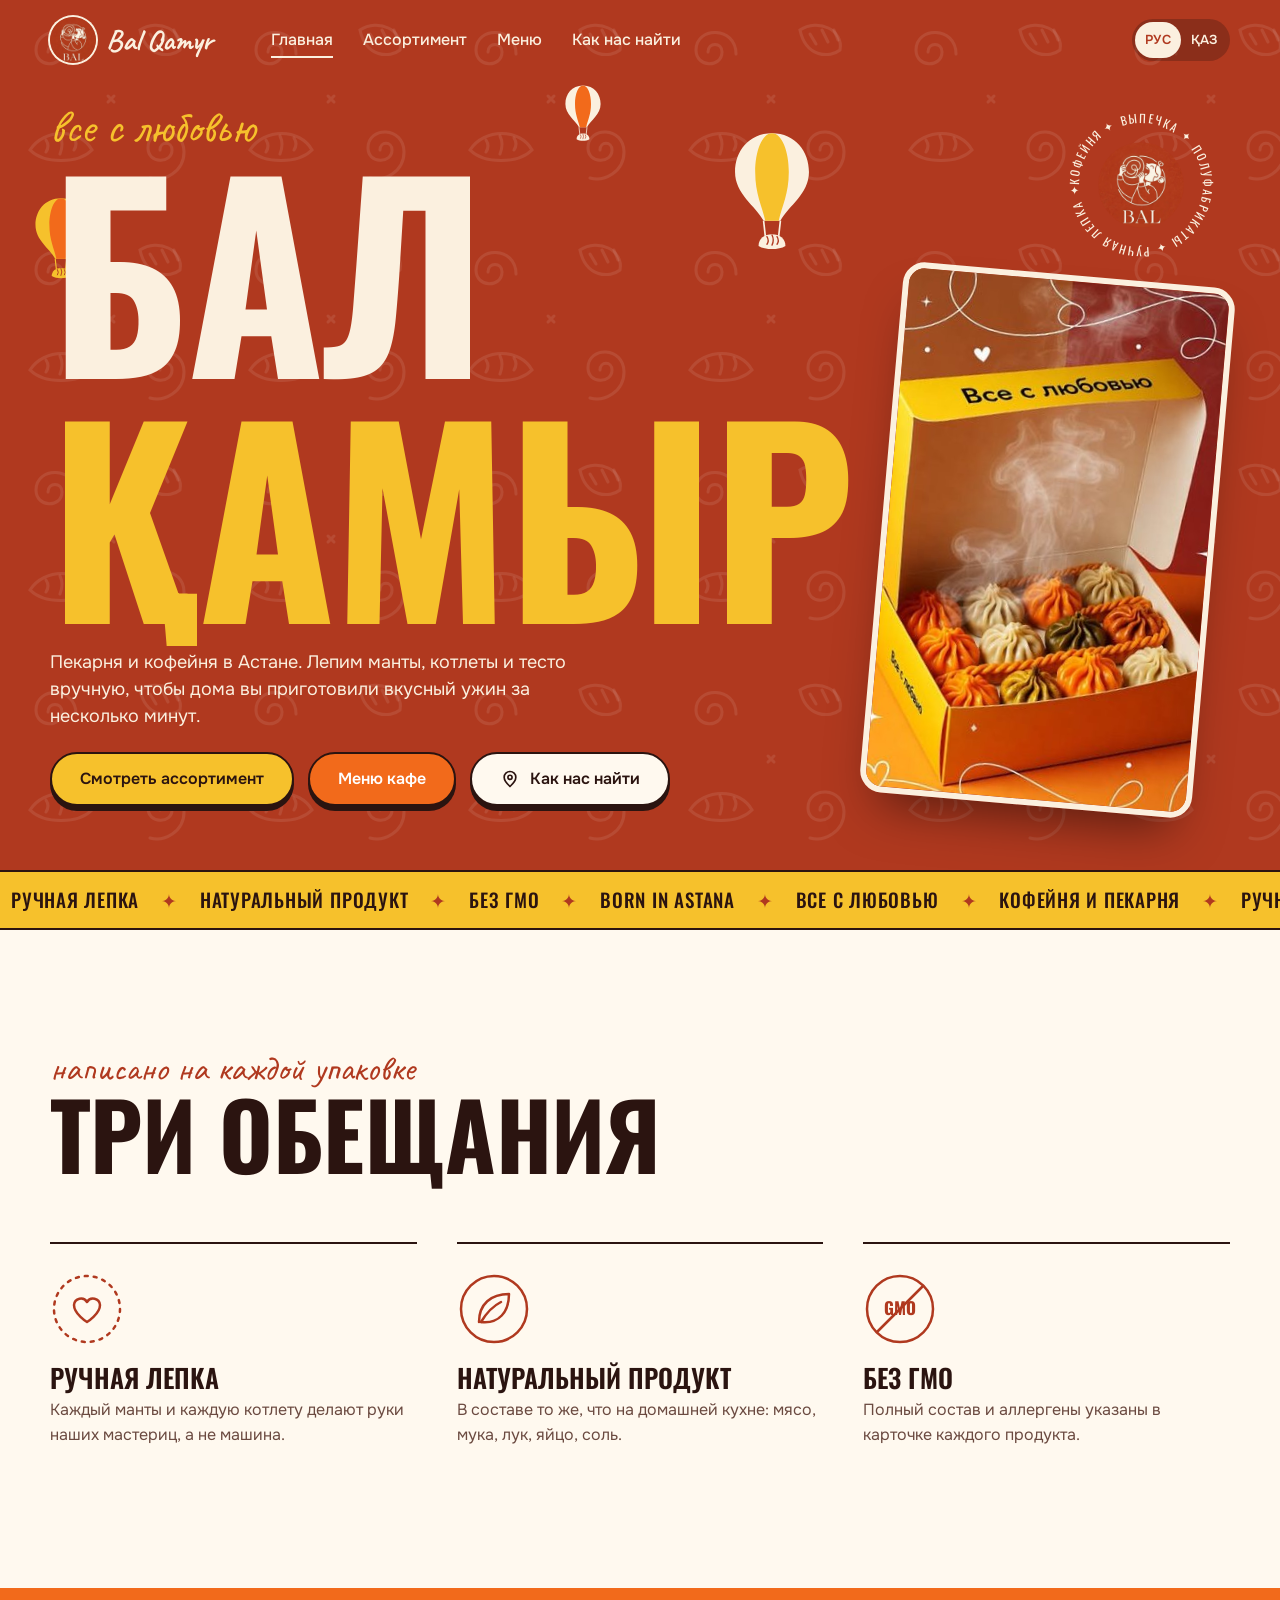
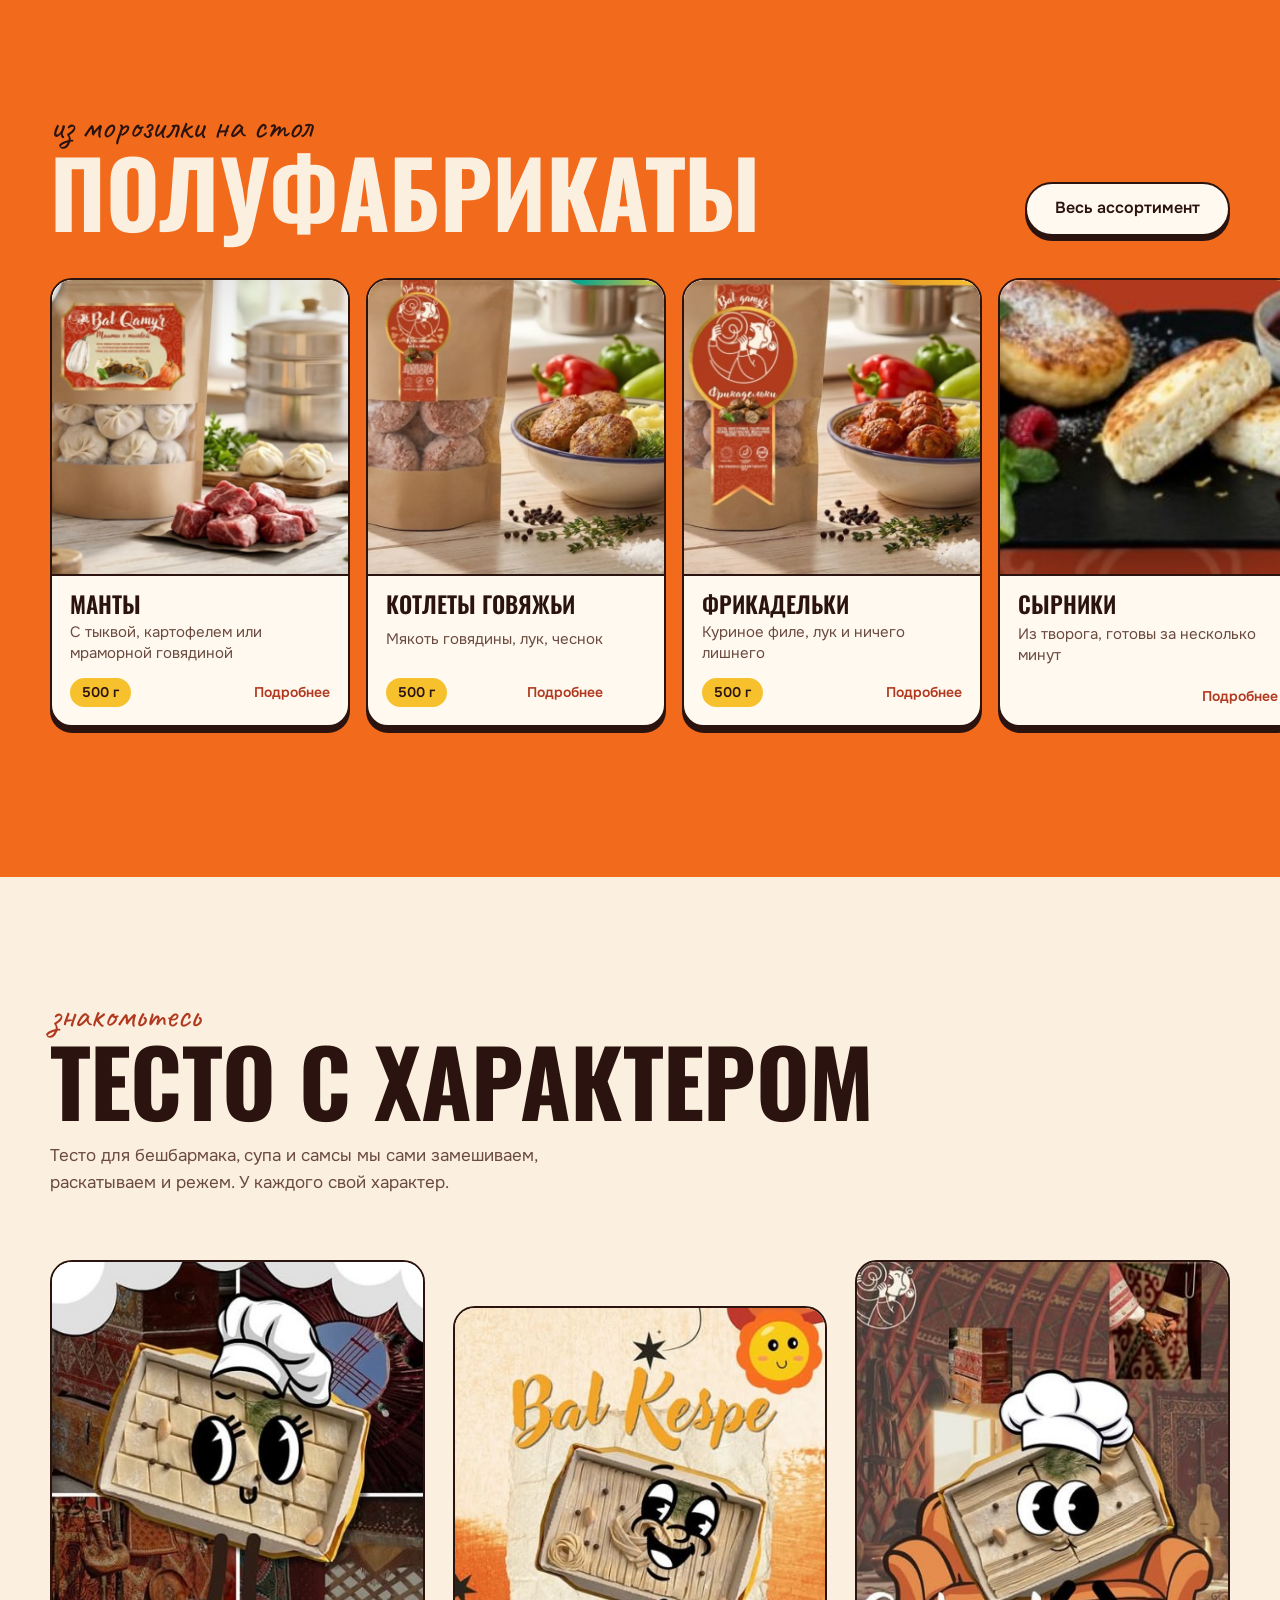
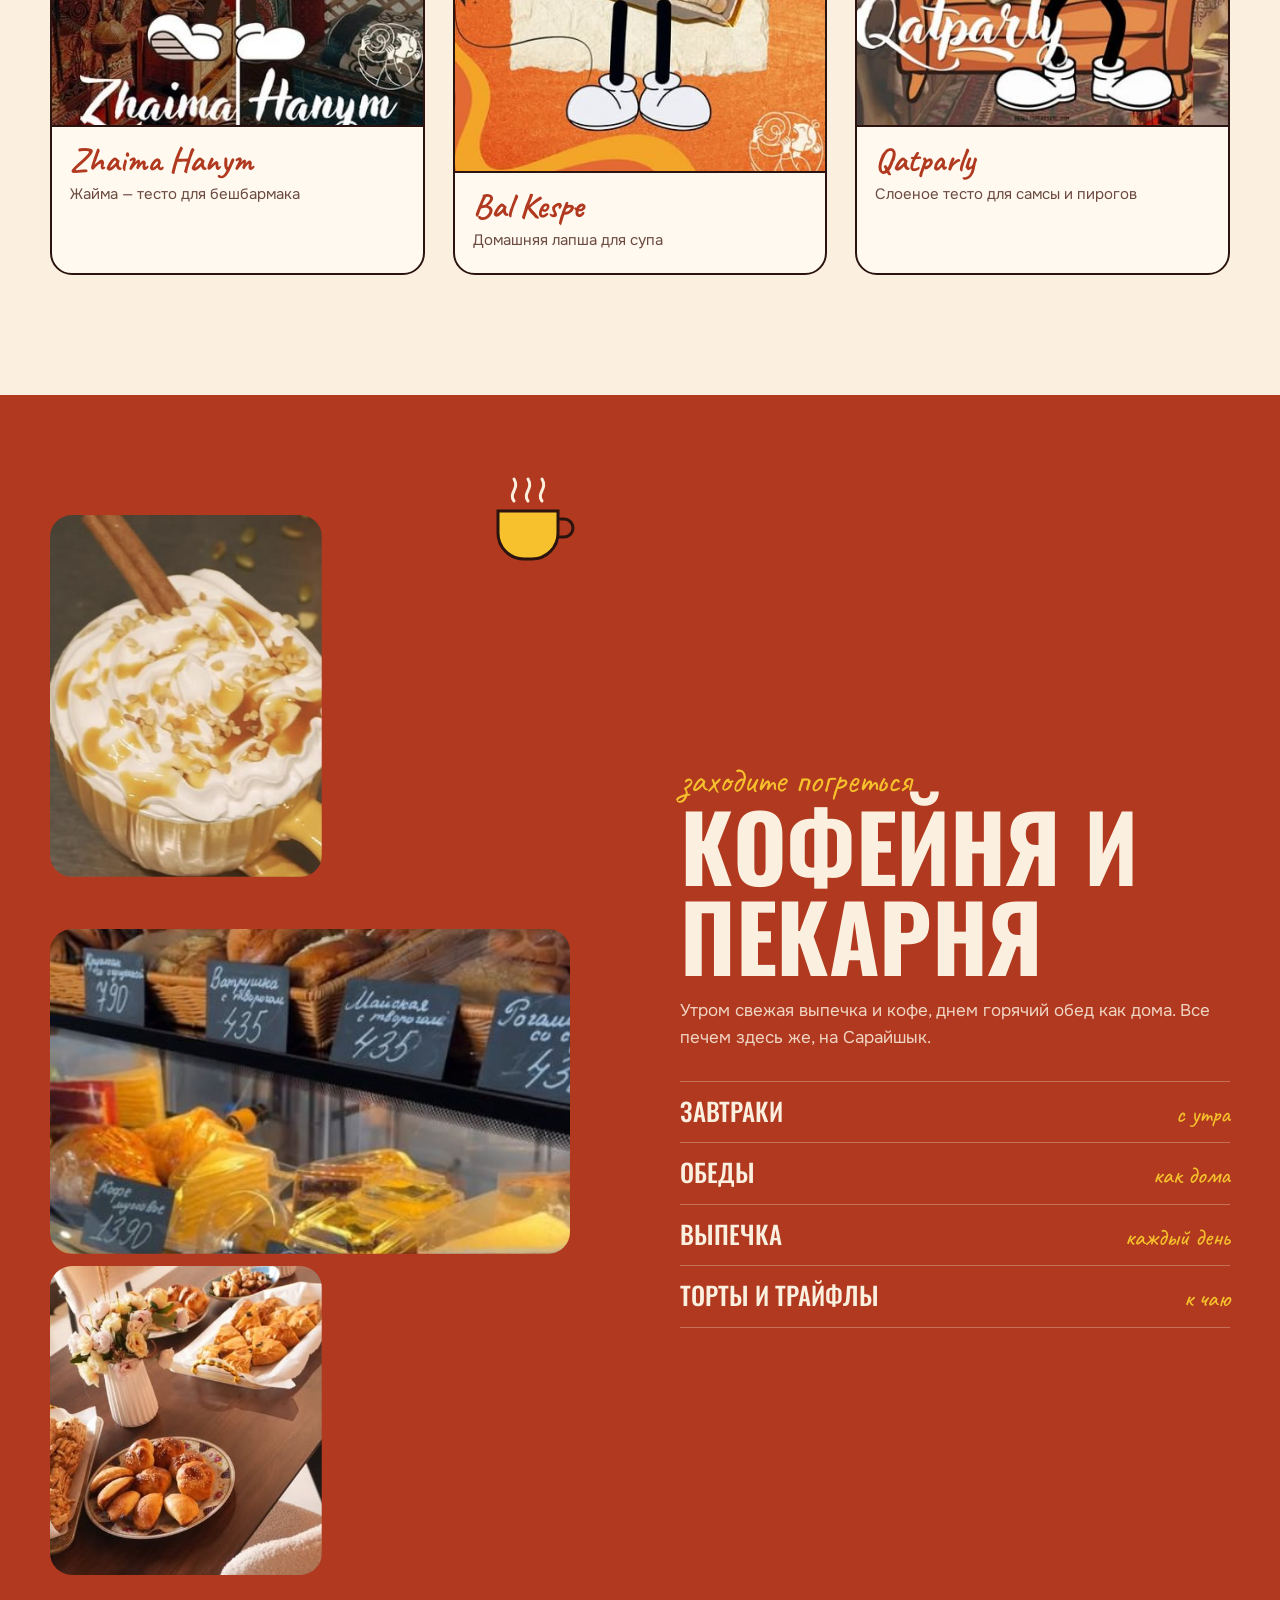
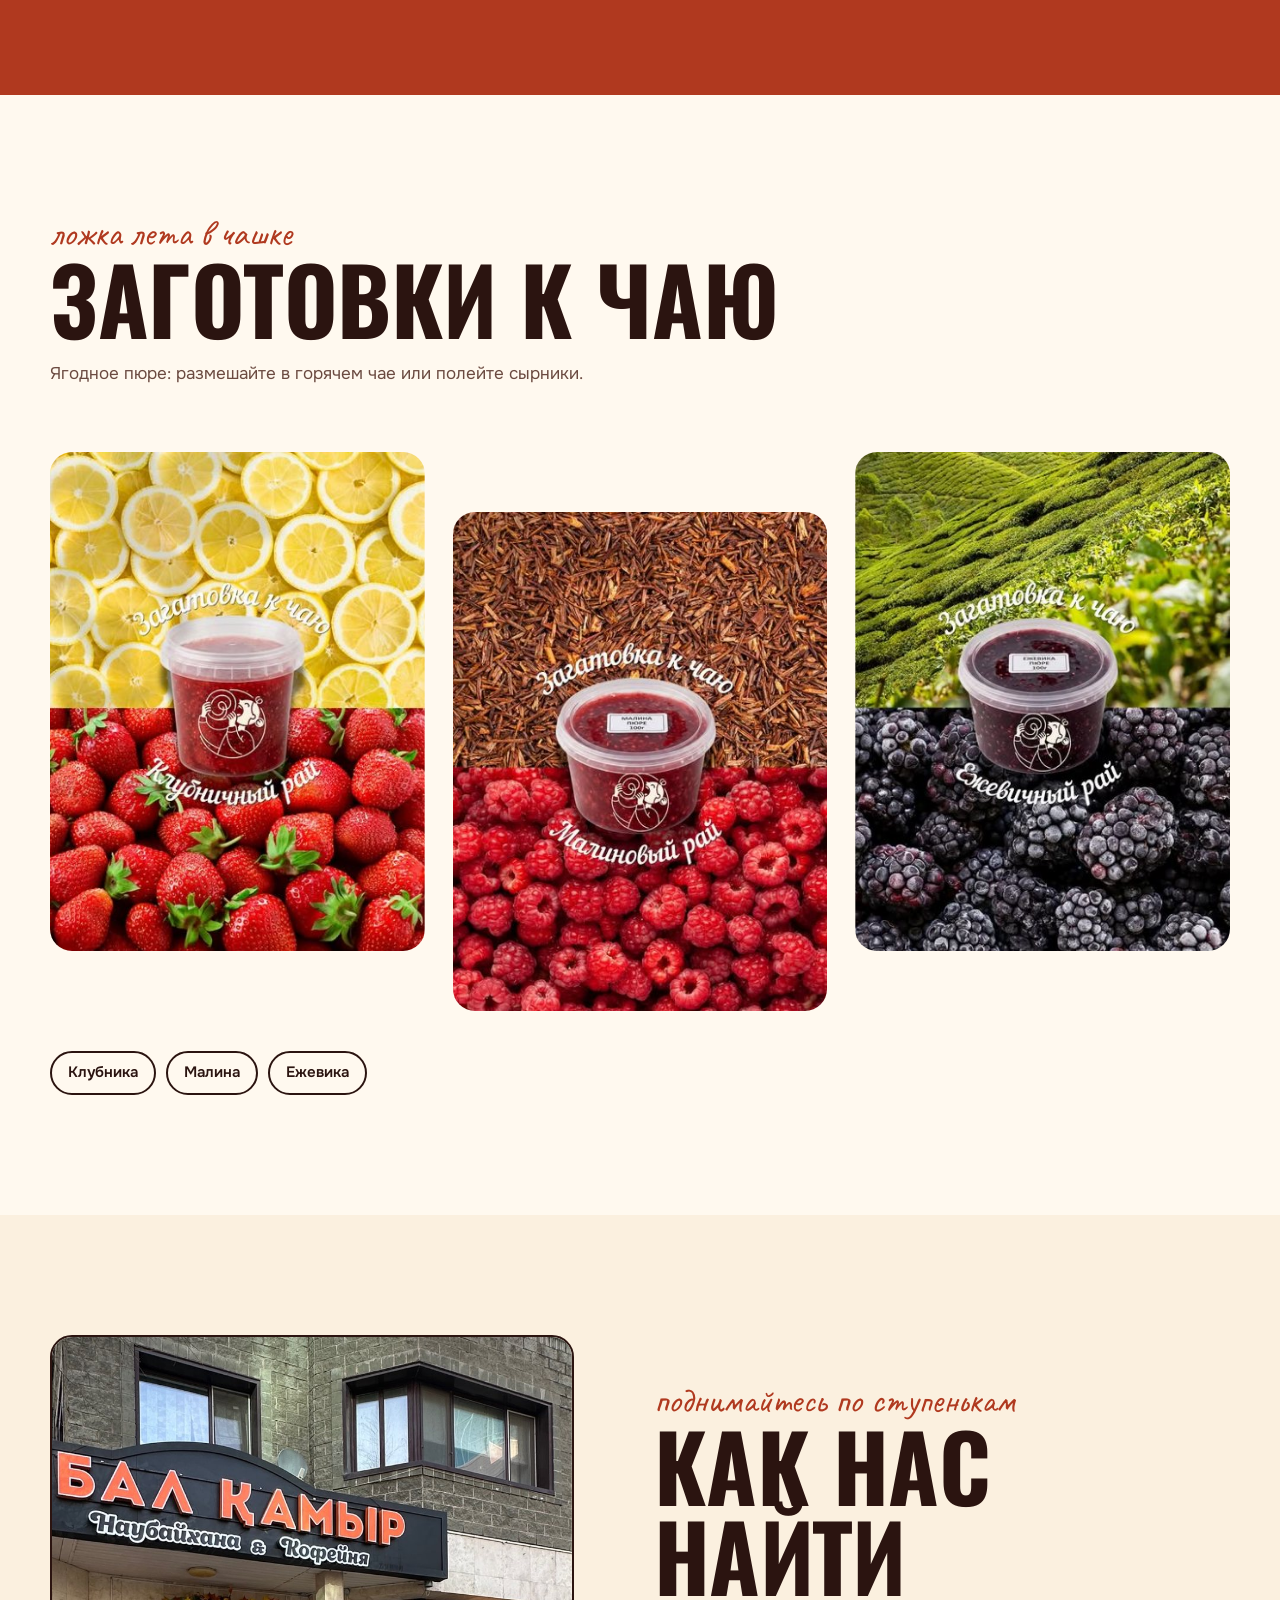
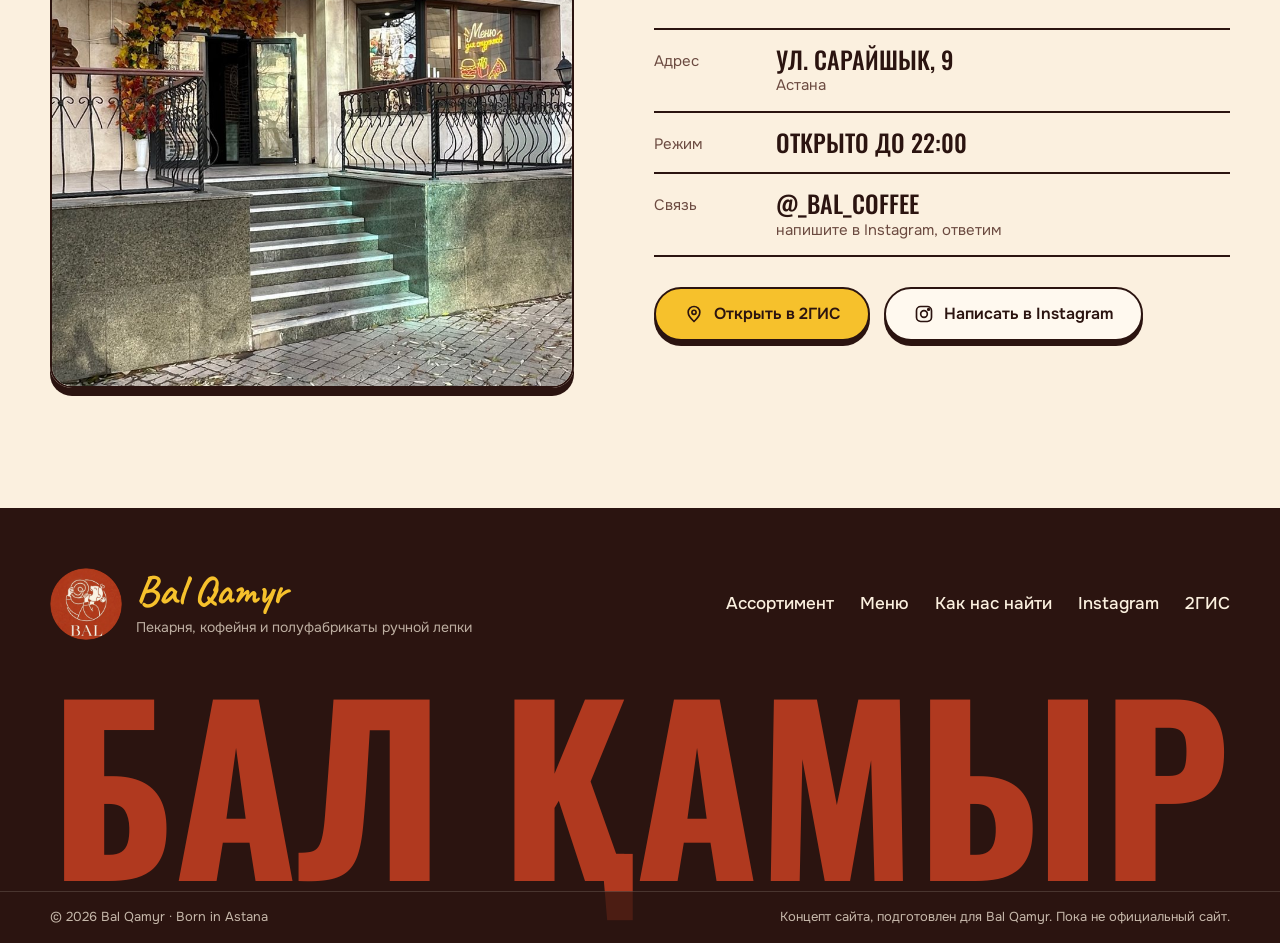
<file: index.html>
<!DOCTYPE html>
<html lang="ru" data-title-ru="Bal Qamyr — пекарня, кофейня и полуфабрикаты в Астане" data-title-kk="Bal Qamyr — Астанадағы наубайхана, кофехана және жартылай фабрикаттар">
<head>
<meta charset="utf-8">
<meta name="viewport" content="width=device-width, initial-scale=1">
<title>Bal Qamyr — пекарня, кофейня и полуфабрикаты в Астане</title>
<meta name="description" content="Bal Qamyr — пекарня, кофейня и полуфабрикаты ручной лепки в Астане. Манты, котлеты, тесто, выпечка. ул. Сарайшык, 9.">
<!-- ДЕМО: уберите строку ниже, когда сайт станет официальным, чтобы его находили поисковики -->
<meta name="robots" content="noindex">
<meta name="theme-color" content="#b0391f">
<meta property="og:title" content="Bal Qamyr — пекарня, кофейня и полуфабрикаты в Астане">
<meta property="og:description" content="Bal Qamyr — пекарня, кофейня и полуфабрикаты ручной лепки в Астане. Манты, котлеты, тесто, выпечка. ул. Сарайшык, 9.">
<meta property="og:image" content="assets/img/manty-box.jpg">
<link rel="icon" type="image/png" href="assets/img/favicon.png">
<link rel="stylesheet" href="css/style.css">
</head>
<body>
<div class="loader" aria-hidden="true"><svg viewBox="0 0 120 120"><path d="M60 60c0-9 13-9 13 1 0 16-27 16-27-2 0-24 41-24 41 3 0 31-55 31-55-4 0-39 69-39 69 5 0 20-12 36-34 42"/></svg></div>

<header class="header">
  <div class="wrap header__in">
    <a class="brand" href="index.html" aria-label="Bal Qamyr"><img src="assets/img/logo.png" alt="" width="46" height="46"><span>Bal Qamyr</span></a>
    <nav class="nav" aria-label="Основное меню">
      <a href="index.html" aria-current="page" data-kk="Басты бет">Главная</a>
      <a href="catalog.html" data-kk="Ассортимент">Ассортимент</a>
      <a href="menu.html" data-kk="Мәзір">Меню</a>
      <a href="contacts.html" data-kk="Бізді табыңыз">Как нас найти</a>
    </nav>
    <div class="lang" role="group" aria-label="Язык / Тіл">
      <button type="button" data-lang="ru" aria-pressed="true">РУС</button>
      <button type="button" data-lang="kk" aria-pressed="false">ҚАЗ</button>
    </div>
    <button class="burger" type="button" aria-expanded="false" aria-controls="menu" aria-label="Меню"><i></i><i></i></button>
  </div>
</header>
<div class="menu" id="menu">
  <a href="index.html" data-kk="Басты бет">Главная</a>
  <a href="catalog.html" data-kk="Ассортимент">Ассортимент</a>
  <a href="menu.html" data-kk="Мәзір">Меню</a>
  <a href="contacts.html" data-kk="Бізді табыңыз">Как нас найти</a>
  <p data-kk="Сарайшық көшесі, 9 — 22:00-ге дейін ашық">ул. Сарайшык, 9 — открыто до 22:00</p>
</div>

<main>

<section class="hero doodles">
  <div class="balloon b1" style="--t:10s;--k:-0.35" aria-hidden="true"><svg viewBox="0 0 100 150"><path d="M50 4C22 4 6 26 6 50c0 26 24 40 34 58h20c10-18 34-32 34-58C94 26 78 4 50 4z" fill="#fbf0df"/><path d="M50 4c-12 0-20 22-20 46 0 26 8 40 12 58h16c4-18 12-32 12-58C70 26 62 4 50 4z" fill="#f6c12c"/><path d="M40 108l2 18M60 108l-2 18" stroke="#fbf0df" stroke-width="2"/><path d="M34 138c0-9 7-14 16-14s16 5 16 14c-8 5-24 5-32 0z" fill="#fbf0df"/><path d="M44 127q3 5 0 9m6-11q3 6 0 12m6-10q3 5 0 9" stroke="#b0391f" stroke-width="1.600" fill="none" stroke-linecap="round"/></svg></div>
  <div class="balloon b2" style="--t:13s;--k:-0.2" aria-hidden="true"><svg viewBox="0 0 100 150"><path d="M50 4C22 4 6 26 6 50c0 26 24 40 34 58h20c10-18 34-32 34-58C94 26 78 4 50 4z" fill="#f6c12c"/><path d="M50 4c-12 0-20 22-20 46 0 26 8 40 12 58h16c4-18 12-32 12-58C70 26 62 4 50 4z" fill="#f26a1b"/><path d="M40 108l2 18M60 108l-2 18" stroke="#f6c12c" stroke-width="2"/><path d="M34 138c0-9 7-14 16-14s16 5 16 14c-8 5-24 5-32 0z" fill="#f6c12c"/><path d="M44 127q3 5 0 9m6-11q3 6 0 12m6-10q3 5 0 9" stroke="#b0391f" stroke-width="1.600" fill="none" stroke-linecap="round"/></svg></div>
  <div class="balloon b3" style="--t:8s;--k:-0.5" aria-hidden="true"><svg viewBox="0 0 100 150"><path d="M50 4C22 4 6 26 6 50c0 26 24 40 34 58h20c10-18 34-32 34-58C94 26 78 4 50 4z" fill="#fbf0df"/><path d="M50 4c-12 0-20 22-20 46 0 26 8 40 12 58h16c4-18 12-32 12-58C70 26 62 4 50 4z" fill="#f26a1b"/><path d="M40 108l2 18M60 108l-2 18" stroke="#fbf0df" stroke-width="2"/><path d="M34 138c0-9 7-14 16-14s16 5 16 14c-8 5-24 5-32 0z" fill="#fbf0df"/><path d="M44 127q3 5 0 9m6-11q3 6 0 12m6-10q3 5 0 9" stroke="#b0391f" stroke-width="1.600" fill="none" stroke-linecap="round"/></svg></div>
  <div class="stamp" aria-hidden="true">
    <svg viewBox="0 0 150 150"><defs><path id="ring" d="M75 75m-62 0a62 62 0 1 1 124 0a62 62 0 1 1 -124 0"/></defs><text><textPath href="#ring">кофейня ✦ выпечка ✦ полуфабрикаты ✦ ручная лепка ✦</textPath></text></svg>
    <img src="assets/img/logo.png" alt="">
  </div>
  <div class="wrap hero__in">
    <div class="hero__text">
      <span class="hero__script hero__fade" data-kk="бәрі махаббатпен">все с любовью</span>
      <h1><span class="row"><span>Бал</span></span><span class="row"><span>Қамыр</span></span></h1>
    </div>
    <div class="hero__text hero__fade">
      <p class="hero__lead" data-kk="Астанадағы наубайхана мен кофехана. Мәнті, котлет және қамырды қолмен жасаймыз — сіз үйде бірнеше минутта дәмді ас әзірлейсіз.">Пекарня и кофейня в Астане. Лепим манты, котлеты и тесто вручную, чтобы дома вы приготовили вкусный ужин за несколько минут.</p>
      <div class="hero__cta" style="margin-top:22px">
        <a class="btn" href="catalog.html" data-kk="Ассортиментті көру">Смотреть ассортимент</a>
        <a class="btn btn--orange" href="menu.html" data-kk="Кафе мәзірі">Меню кафе</a>
        <a class="btn btn--cream" href="contacts.html"><svg viewBox="0 0 24 24" fill="none" stroke="currentColor" stroke-width="2" aria-hidden="true"><path d="M12 21s7-6.2 7-11a7 7 0 10-14 0c0 4.800 7 11 7 11z"/><circle cx="12" cy="10" r="2.500"/></svg><span data-kk="Бізді табыңыз">Как нас найти</span></a>
      </div>
    </div>
    <div class="hero__photo"><img src="assets/img/manty-box.jpg" alt="Коробка разноцветных мант Bal Qamyr" width="386" height="520"></div>
  </div>
  <div class="marquee" aria-hidden="true"><div class="marquee__track"><span data-kk="Қолмен түйілген">Ручная лепка</span><span data-kk="Табиғи өнім">Натуральный продукт</span><span data-kk="ГМО-сыз">Без ГМО</span><span data-kk="Born in Astana">Born in Astana</span><span data-kk="Бәрі махаббатпен">Все с любовью</span><span data-kk="Кофехана мен наубайхана">Кофейня и пекарня</span><span data-kk="Қолмен түйілген">Ручная лепка</span><span data-kk="Табиғи өнім">Натуральный продукт</span><span data-kk="ГМО-сыз">Без ГМО</span><span data-kk="Born in Astana">Born in Astana</span><span data-kk="Бәрі махаббатпен">Все с любовью</span><span data-kk="Кофехана мен наубайхана">Кофейня и пекарня</span></div></div>
</section>

<section class="section promise">
  <div class="wrap">
    <p class="section-note rv" data-kk="әр қаптамада жазылған">написано на каждой упаковке</p>
    <h2 class="section-title rv" data-kk="Үш уәдеміз">Три обещания</h2>
    <div class="promise__grid">
      <div class="mark rv"><svg viewBox="0 0 74 74" fill="none" stroke="currentColor" stroke-width="2.500" stroke-linecap="round" stroke-linejoin="round" aria-hidden="true"><circle cx="37" cy="37" r="33" stroke-dasharray="3 6"/><path d="M37 50s-13-8-13-17a7 7 0 0113-3 7 7 0 0113 3c0 9-13 17-13 17z"/></svg>
        <div><h3 data-kk="Қолмен түйілген">Ручная лепка</h3><p data-kk="Әр мәнті мен котлетті машина емес, шеберлеріміздің қолы жасайды.">Каждый манты и каждую котлету делают руки наших мастериц, а не машина.</p></div></div>
      <div class="mark rv" style="--d:.1s"><svg viewBox="0 0 74 74" fill="none" stroke="currentColor" stroke-width="2.500" stroke-linecap="round" stroke-linejoin="round" aria-hidden="true"><circle cx="37" cy="37" r="33"/><path d="M22 50c0-18 12-28 30-28 0 18-10 30-28 28"/><path d="M24 50c6-10 12-16 20-20"/></svg>
        <div><h3 data-kk="Табиғи өнім">Натуральный продукт</h3><p data-kk="Құрамында үй асханасындағыдай өнімдер ғана: ет, ұн, пияз, жұмыртқа, тұз.">В составе то же, что на домашней кухне: мясо, мука, лук, яйцо, соль.</p></div></div>
      <div class="mark rv" style="--d:.2s"><svg viewBox="0 0 74 74" fill="none" stroke="currentColor" stroke-width="2.500" stroke-linecap="round" aria-hidden="true"><circle cx="37" cy="37" r="33"/><path d="M14 60L60 14"/><text x="37" y="43" text-anchor="middle" font-family="Oswald, sans-serif" font-size="17" font-weight="700" fill="currentColor" stroke="none">GMO</text></svg>
        <div><h3 data-kk="ГМО-сыз">Без ГМО</h3><p data-kk="Толық құрамы мен аллергендер әр өнімнің бетінде көрсетілген.">Полный состав и аллергены указаны в карточке каждого продукта.</p></div></div>
    </div>
  </div>
</section>

<section class="section shelf">
  <div class="wrap shelf__head">
    <div>
      <p class="section-note rv" data-kk="мұздатқыштан — дастарқанға">из морозилки на стол</p>
      <h2 class="section-title rv" data-kk="Жартылай фабрикаттар">Полуфабри&shy;каты</h2>
    </div>
    <a class="btn btn--cream rv" href="catalog.html" data-kk="Барлық ассортимент">Весь ассортимент</a>
  </div>
  <div class="shelf__rail" id="shelf" aria-label="Популярные продукты"></div>
</section>

<section class="section family">
  <div class="wrap">
    <p class="section-note rv" data-kk="танысыңыз">знакомьтесь</p>
    <h2 class="section-title rv" data-kk="Қамыр ханымдар">Тесто с характером</h2>
    <p class="section-lead rv" data-kk="Бешбармаққа, сорпаға, самсаға арналған қамырды өзіміз илеп, жайып, кесеміз. Әрқайсысының өз мінезі бар.">Тесто для бешбармака, супа и самсы мы сами замешиваем, раскатываем и режем. У каждого свой характер.</p>
    <div class="family__grid">
      <figure class="hanym rv" style="--r:-2deg"><img src="assets/img/zhaima.jpg" alt="Zhaima Hanym" loading="lazy"><figcaption><b>Zhaima Hanym</b><span data-kk="Жайма — бешбармаққа арналған қамыр">Жайма — тесто для бешбармака</span></figcaption></figure>
      <figure class="hanym rv" style="--r:1.500deg;--d:.1s"><img src="assets/img/kespe.jpg" alt="Bal Kespe" loading="lazy"><figcaption><b>Bal Kespe</b><span data-kk="Сорпаға арналған үй кеспесі">Домашняя лапша для супа</span></figcaption></figure>
      <figure class="hanym rv" style="--r:-1deg;--d:.2s"><img src="assets/img/qatparly.jpg" alt="Qatparly" loading="lazy"><figcaption><b>Qatparly</b><span data-kk="Самса мен бәлішке арналған қатпарлы қамыр">Слоеное тесто для самсы и пирогов</span></figcaption></figure>
    </div>
  </div>
</section>

<section class="section cafe doodles">
  <div class="wrap cafe__grid">
    <div class="cafe__pics">
      <svg class="cup" viewBox="0 0 96 110" aria-hidden="true"><path class="steam" d="M34 40c-6-8 6-12 0-22"/><path class="steam" d="M48 40c-6-8 6-12 0-22"/><path class="steam" d="M62 40c-6-8 6-12 0-22"/><path d="M18 50h60v22a26 26 0 01-26 26h-8a26 26 0 01-26-26z" fill="#f6c12c" stroke="#2b1410" stroke-width="3"/><path d="M78 58h6a9 9 0 010 18h-7" fill="none" stroke="#2b1410" stroke-width="3"/></svg>
      <div class="wipe"><img src="assets/img/coffee.jpg" alt="Кофе со взбитыми сливками и карамелью" loading="lazy"></div>
      <div class="wipe" style="--d:.15s"><img src="assets/img/bakery.jpg" alt="Витрина с выпечкой" loading="lazy"></div>
      <div class="wipe" style="--d:.1s"><img src="assets/img/table.jpg" alt="Стол с выпечкой" loading="lazy"></div>
    </div>
    <div>
      <p class="section-note rv" data-kk="кіріп, жылынып шығыңыз">заходите погреться</p>
      <h2 class="section-title rv" data-kk="Кофехана мен наубайхана">Кофейня и пекарня</h2>
      <p class="section-lead rv" data-kk="Таңертең жаңа піскен тоқаш пен кофе, түсте үйдегідей ыстық ас. Бәрін осы жерде, Сарайшық көшесінде пісіреміз.">Утром свежая выпечка и кофе, днем горячий обед как дома. Все печем здесь же, на Сарайшык.</p>
      <ul class="menu-list rv">
        <li><span data-kk="Таңғы ас">Завтраки</span><small data-kk="таңертеңнен">с утра</small></li>
        <li><span data-kk="Түскі ас">Обеды</span><small data-kk="үйдегідей">как дома</small></li>
        <li><span data-kk="Тоқаштар">Выпечка</span><small data-kk="күн сайын">каждый день</small></li>
        <li><span data-kk="Торттар мен трайфлдар">Торты и трайфлы</span><small data-kk="шайға">к чаю</small></li>
      </ul>
    </div>
  </div>
</section>

<section class="section tea">
  <div class="wrap">
    <p class="section-note rv" data-kk="бір қасық — жаз дәмі">ложка лета в чашке</p>
    <h2 class="section-title rv" data-kk="Шайға арналған дайындамалар">Заготовки к&nbsp;чаю</h2>
    <p class="section-lead rv" data-kk="Жидек езбесі: ыстық шайға қосыңыз немесе сырниктің үстіне құйыңыз.">Ягодное пюре: размешайте в горячем чае или полейте сырники.</p>
    <div class="tea__grid">
      <div class="jar wipe"><img src="assets/img/jam-strawberry.jpg" alt="Клубничный рай" loading="lazy"></div>
      <div class="jar wipe" style="--d:.12s"><img src="assets/img/jam-raspberry.jpg" alt="Малиновый рай" loading="lazy"></div>
      <div class="jar wipe" style="--d:.24s"><img src="assets/img/jam-blackberry.jpg" alt="Ежевичный рай" loading="lazy"></div>
    </div>
    <div class="tea__caption rv">
      <span class="chip-static" data-kk="Құлпынай">Клубника</span><span class="chip-static" data-kk="Таңқурай">Малина</span><span class="chip-static" data-kk="Қожақат">Ежевика</span>
    </div>
  </div>
</section>

<section class="section find">
  <div class="wrap find__grid">
    <div class="find__photo wipe"><img src="assets/img/storefront.jpg" alt="Вход в Bal Qamyr: вывеска «Бал Қамыр. Наубайхана & Кофейня»" loading="lazy"></div>
    <div>
      <p class="section-note rv" data-kk="баспалдақпен көтеріліңіз">поднимайтесь по ступенькам</p>
      <h2 class="section-title rv" data-kk="Бізді табыңыз">Как нас найти</h2>
      <dl class="facts rv">
        <div><dt data-kk="Мекенжай">Адрес</dt><dd><span data-kk="Сарайшық к-сі, 9">ул. Сарайшык, 9</span><small data-kk="Астана">Астана</small></dd></div>
        <div><dt data-kk="Жұмыс уақыты">Режим</dt><dd data-kk="22:00-ге дейін ашық">Открыто до 22:00</dd></div>
        <div><dt data-kk="Байланыс">Связь</dt><dd>@_bal_coffee<small data-kk="Instagram-ға жазыңыз — жауап береміз">напишите в Instagram, ответим</small></dd></div>
      </dl>
      <div class="find__cta rv">
        <a class="btn" href="https://2gis.kz/astana/search/Bal%20Qamyr%20%D0%A1%D0%B0%D1%80%D0%B0%D0%B9%D1%88%D1%8B%D0%BA%209" target="_blank" rel="noopener"><svg viewBox="0 0 24 24" fill="none" stroke="currentColor" stroke-width="2" aria-hidden="true"><path d="M12 21s7-6.2 7-11a7 7 0 10-14 0c0 4.800 7 11 7 11z"/><circle cx="12" cy="10" r="2.500"/></svg><span data-kk="2ГИС-те ашу">Открыть в 2ГИС</span></a>
        <a class="btn btn--cream" href="https://www.instagram.com/_bal_coffee/" target="_blank" rel="noopener"><svg viewBox="0 0 24 24" fill="none" stroke="currentColor" stroke-width="2" aria-hidden="true"><rect x="3" y="3" width="18" height="18" rx="5"/><circle cx="12" cy="12" r="4"/><circle cx="17.5" cy="6.5" r="1" fill="currentColor"/></svg><span data-kk="Instagram-ға жазу">Написать в Instagram</span></a>
      </div>
    </div>
  </div>
</section>

</main>

<footer class="footer">
  <div class="wrap footer__top">
    <div class="footer__brand"><img src="assets/img/logo.png" alt="" width="72" height="72" loading="lazy"><div><b>Bal Qamyr</b><span data-kk="Наубайхана, кофехана және қолдан жасалған жартылай фабрикаттар">Пекарня, кофейня и полуфабрикаты ручной лепки</span></div></div>
    <nav aria-label="Ссылки">
      <a href="catalog.html" data-kk="Ассортимент">Ассортимент</a>
      <a href="menu.html" data-kk="Мәзір">Меню</a>
      <a href="contacts.html" data-kk="Бізді табыңыз">Как нас найти</a>
      <a href="https://www.instagram.com/_bal_coffee/" target="_blank" rel="noopener">Instagram</a>
      <a href="https://2gis.kz/astana/search/Bal%20Qamyr%20%D0%A1%D0%B0%D1%80%D0%B0%D0%B9%D1%88%D1%8B%D0%BA%209" target="_blank" rel="noopener">2ГИС</a>
    </nav>
  </div>
  <div class="footer__big" aria-hidden="true">Бал Қамыр</div>
  <div class="footer__note"><div class="wrap" style="display:flex;flex-wrap:wrap;gap:6px 20px;justify-content:space-between">
    <span>© <span id="year">2026</span> Bal Qamyr · Born in Astana</span>
    <!-- ДЕМО: удалите эту строку после передачи сайта владельцу -->
    <span data-kk="Сайт концепті Bal Qamyr үшін дайындалған. Әзірге ресми сайт емес.">Концепт сайта, подготовлен для Bal Qamyr. Пока не официальный сайт.</span>
  </div></div>
</footer>

<div class="sheet" id="sheet" role="dialog" aria-modal="true" aria-labelledby="sheet-title">
  <button class="sheet__bg" type="button" data-close tabindex="-1" aria-label="Закрыть"></button>
  <div class="sheet__box">
    <button class="sheet__close" type="button" data-close aria-label="Закрыть">×</button>
    <div class="sheet__img"></div>
    <div class="sheet__body"></div>
  </div>
</div>
<script src="js/main.js"></script>
</body>
</html>
</file>
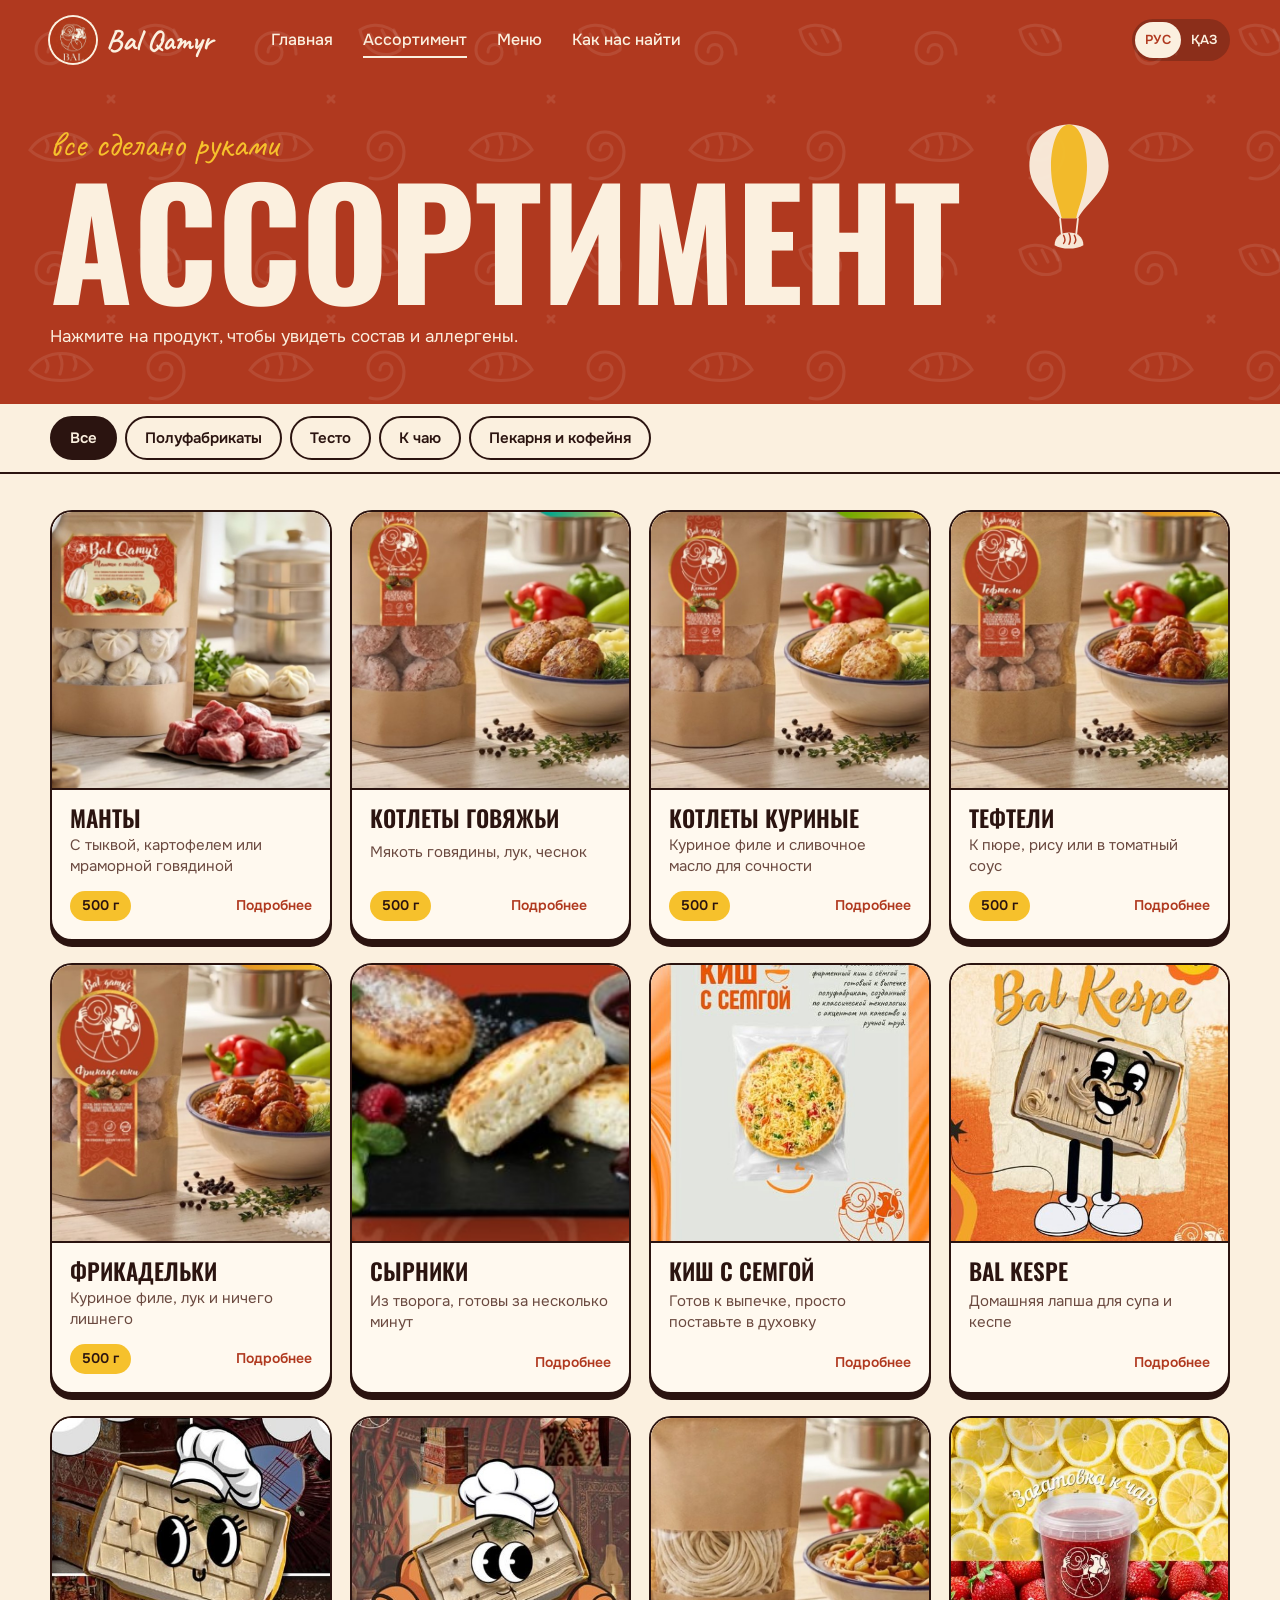
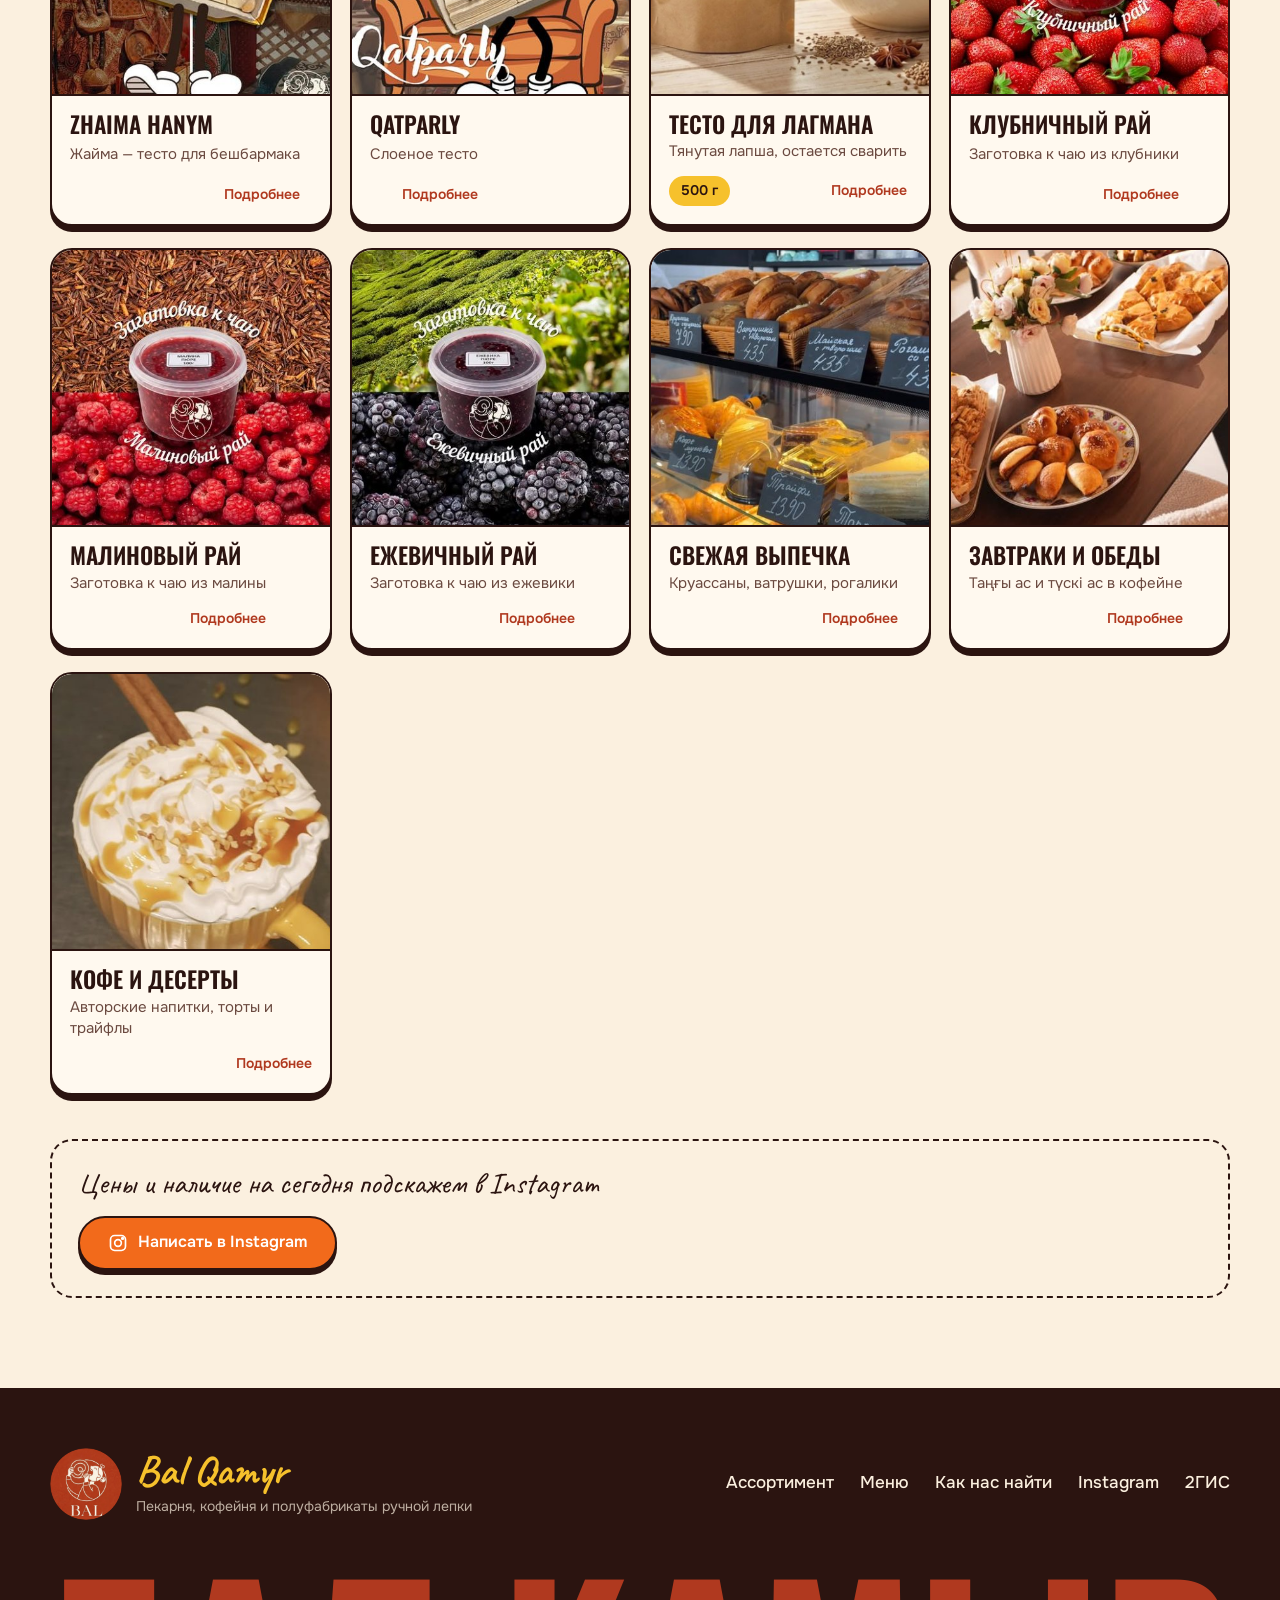
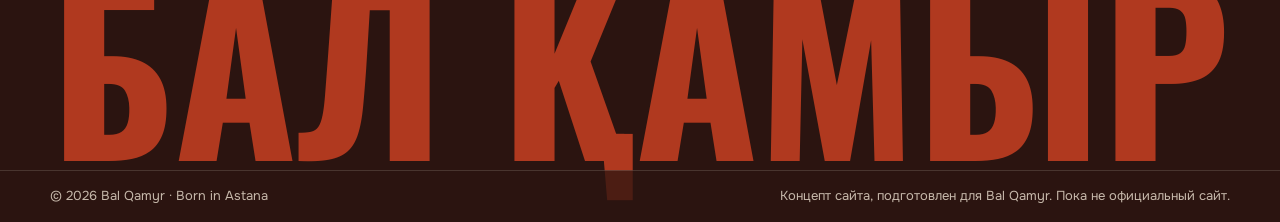
<file: catalog.html>
<!DOCTYPE html>
<html lang="ru" data-title-ru="Ассортимент — Bal Qamyr" data-title-kk="Ассортимент — Bal Qamyr">
<head>
<meta charset="utf-8">
<meta name="viewport" content="width=device-width, initial-scale=1">
<title>Ассортимент — Bal Qamyr</title>
<meta name="description" content="Bal Qamyr — пекарня, кофейня и полуфабрикаты ручной лепки в Астане. Манты, котлеты, тесто, выпечка. ул. Сарайшык, 9.">
<!-- ДЕМО: уберите строку ниже, когда сайт станет официальным, чтобы его находили поисковики -->
<meta name="robots" content="noindex">
<meta name="theme-color" content="#b0391f">
<meta property="og:title" content="Ассортимент — Bal Qamyr">
<meta property="og:description" content="Bal Qamyr — пекарня, кофейня и полуфабрикаты ручной лепки в Астане. Манты, котлеты, тесто, выпечка. ул. Сарайшык, 9.">
<meta property="og:image" content="assets/img/manty-box.jpg">
<link rel="icon" type="image/png" href="assets/img/favicon.png">
<link rel="stylesheet" href="css/style.css">
</head>
<body>
<div class="loader" aria-hidden="true"><svg viewBox="0 0 120 120"><path d="M60 60c0-9 13-9 13 1 0 16-27 16-27-2 0-24 41-24 41 3 0 31-55 31-55-4 0-39 69-39 69 5 0 20-12 36-34 42"/></svg></div>

<header class="header">
  <div class="wrap header__in">
    <a class="brand" href="index.html" aria-label="Bal Qamyr"><img src="assets/img/logo.png" alt="" width="46" height="46"><span>Bal Qamyr</span></a>
    <nav class="nav" aria-label="Основное меню">
      <a href="index.html" data-kk="Басты бет">Главная</a>
      <a href="catalog.html" aria-current="page" data-kk="Ассортимент">Ассортимент</a>
      <a href="menu.html" data-kk="Мәзір">Меню</a>
      <a href="contacts.html" data-kk="Бізді табыңыз">Как нас найти</a>
    </nav>
    <div class="lang" role="group" aria-label="Язык / Тіл">
      <button type="button" data-lang="ru" aria-pressed="true">РУС</button>
      <button type="button" data-lang="kk" aria-pressed="false">ҚАЗ</button>
    </div>
    <button class="burger" type="button" aria-expanded="false" aria-controls="menu" aria-label="Меню"><i></i><i></i></button>
  </div>
</header>
<div class="menu" id="menu">
  <a href="index.html" data-kk="Басты бет">Главная</a>
  <a href="catalog.html" data-kk="Ассортимент">Ассортимент</a>
  <a href="menu.html" data-kk="Мәзір">Меню</a>
  <a href="contacts.html" data-kk="Бізді табыңыз">Как нас найти</a>
  <p data-kk="Сарайшық көшесі, 9 — 22:00-ге дейін ашық">ул. Сарайшык, 9 — открыто до 22:00</p>
</div>

<main>

<section class="page-head doodles">
  <div class="balloon b4" style="--t:11s;--k:-0.3" aria-hidden="true"><svg viewBox="0 0 100 150"><path d="M50 4C22 4 6 26 6 50c0 26 24 40 34 58h20c10-18 34-32 34-58C94 26 78 4 50 4z" fill="#fbf0df"/><path d="M50 4c-12 0-20 22-20 46 0 26 8 40 12 58h16c4-18 12-32 12-58C70 26 62 4 50 4z" fill="#f6c12c"/><path d="M40 108l2 18M60 108l-2 18" stroke="#fbf0df" stroke-width="2"/><path d="M34 138c0-9 7-14 16-14s16 5 16 14c-8 5-24 5-32 0z" fill="#fbf0df"/><path d="M44 127q3 5 0 9m6-11q3 6 0 12m6-10q3 5 0 9" stroke="#b0391f" stroke-width="1.600" fill="none" stroke-linecap="round"/></svg></div>
  <div class="wrap">
    <p class="section-note" data-kk="бәрі қолдан жасалған">все сделано руками</p>
    <h1 data-kk="Ассорти&shy;мент">Ассорти&shy;мент</h1>
    <p class="lead" data-kk="Өнімді басыңыз — құрамы мен аллергендерін көресіз.">Нажмите на продукт, чтобы увидеть состав и аллергены.</p>
  </div>
</section>
<div class="filters"><div class="filters__rail" id="filters" role="group" aria-label="Категории"></div></div>
<section class="catalog">
  <div class="wrap">
    <div class="catalog__grid" id="catalog"></div>
    <div class="catalog__hint">
      <p data-kk="Бағасы мен бүгінгі барын Instagram-да сұраңыз">Цены и наличие на сегодня подскажем в Instagram</p>
      <a class="btn btn--orange" href="https://www.instagram.com/_bal_coffee/" target="_blank" rel="noopener"><svg viewBox="0 0 24 24" fill="none" stroke="currentColor" stroke-width="2" aria-hidden="true"><rect x="3" y="3" width="18" height="18" rx="5"/><circle cx="12" cy="12" r="4"/><circle cx="17.5" cy="6.5" r="1" fill="currentColor"/></svg><span data-kk="Instagram-ға жазу">Написать в Instagram</span></a>
    </div>
  </div>
</section>

</main>

<footer class="footer">
  <div class="wrap footer__top">
    <div class="footer__brand"><img src="assets/img/logo.png" alt="" width="72" height="72" loading="lazy"><div><b>Bal Qamyr</b><span data-kk="Наубайхана, кофехана және қолдан жасалған жартылай фабрикаттар">Пекарня, кофейня и полуфабрикаты ручной лепки</span></div></div>
    <nav aria-label="Ссылки">
      <a href="catalog.html" data-kk="Ассортимент">Ассортимент</a>
      <a href="menu.html" data-kk="Мәзір">Меню</a>
      <a href="contacts.html" data-kk="Бізді табыңыз">Как нас найти</a>
      <a href="https://www.instagram.com/_bal_coffee/" target="_blank" rel="noopener">Instagram</a>
      <a href="https://2gis.kz/astana/search/Bal%20Qamyr%20%D0%A1%D0%B0%D1%80%D0%B0%D0%B9%D1%88%D1%8B%D0%BA%209" target="_blank" rel="noopener">2ГИС</a>
    </nav>
  </div>
  <div class="footer__big" aria-hidden="true">Бал Қамыр</div>
  <div class="footer__note"><div class="wrap" style="display:flex;flex-wrap:wrap;gap:6px 20px;justify-content:space-between">
    <span>© <span id="year">2026</span> Bal Qamyr · Born in Astana</span>
    <!-- ДЕМО: удалите эту строку после передачи сайта владельцу -->
    <span data-kk="Сайт концепті Bal Qamyr үшін дайындалған. Әзірге ресми сайт емес.">Концепт сайта, подготовлен для Bal Qamyr. Пока не официальный сайт.</span>
  </div></div>
</footer>

<div class="sheet" id="sheet" role="dialog" aria-modal="true" aria-labelledby="sheet-title">
  <button class="sheet__bg" type="button" data-close tabindex="-1" aria-label="Закрыть"></button>
  <div class="sheet__box">
    <button class="sheet__close" type="button" data-close aria-label="Закрыть">×</button>
    <div class="sheet__img"></div>
    <div class="sheet__body"></div>
  </div>
</div>
<script src="js/main.js"></script>
</body>
</html>
</file>
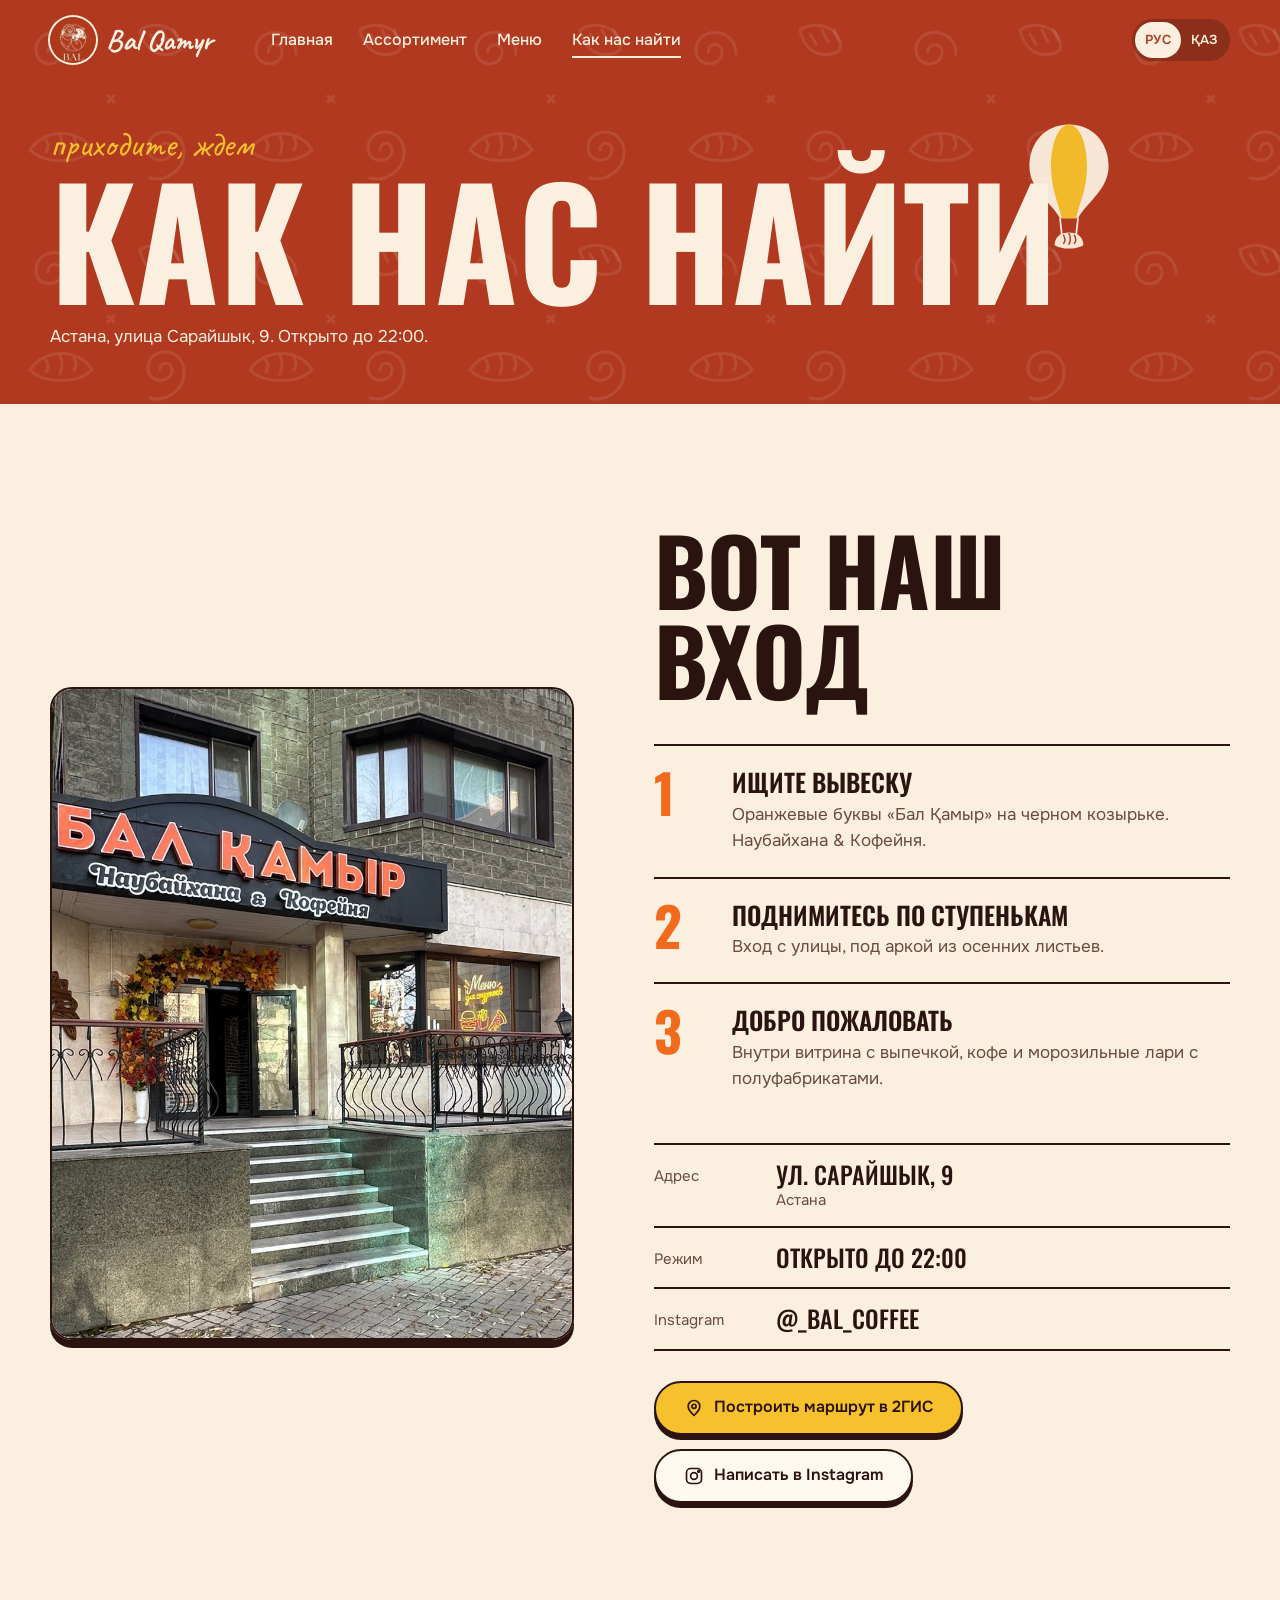
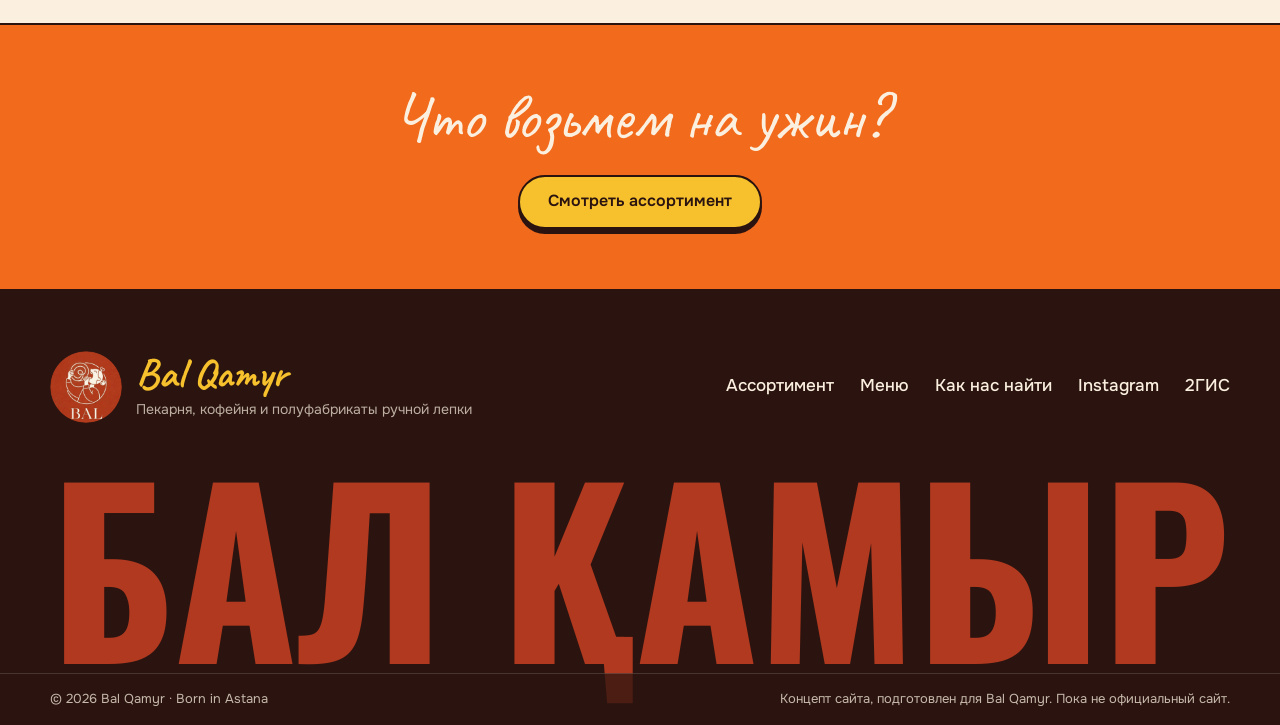
<file: contacts.html>
<!DOCTYPE html>
<html lang="ru" data-title-ru="Как нас найти — Bal Qamyr" data-title-kk="Бізді табыңыз — Bal Qamyr">
<head>
<meta charset="utf-8">
<meta name="viewport" content="width=device-width, initial-scale=1">
<title>Как нас найти — Bal Qamyr</title>
<meta name="description" content="Bal Qamyr — пекарня, кофейня и полуфабрикаты ручной лепки в Астане. Манты, котлеты, тесто, выпечка. ул. Сарайшык, 9.">
<!-- ДЕМО: уберите строку ниже, когда сайт станет официальным, чтобы его находили поисковики -->
<meta name="robots" content="noindex">
<meta name="theme-color" content="#b0391f">
<meta property="og:title" content="Как нас найти — Bal Qamyr">
<meta property="og:description" content="Bal Qamyr — пекарня, кофейня и полуфабрикаты ручной лепки в Астане. Манты, котлеты, тесто, выпечка. ул. Сарайшык, 9.">
<meta property="og:image" content="assets/img/manty-box.jpg">
<link rel="icon" type="image/png" href="assets/img/favicon.png">
<link rel="stylesheet" href="css/style.css">
</head>
<body>
<div class="loader" aria-hidden="true"><svg viewBox="0 0 120 120"><path d="M60 60c0-9 13-9 13 1 0 16-27 16-27-2 0-24 41-24 41 3 0 31-55 31-55-4 0-39 69-39 69 5 0 20-12 36-34 42"/></svg></div>

<header class="header">
  <div class="wrap header__in">
    <a class="brand" href="index.html" aria-label="Bal Qamyr"><img src="assets/img/logo.png" alt="" width="46" height="46"><span>Bal Qamyr</span></a>
    <nav class="nav" aria-label="Основное меню">
      <a href="index.html" data-kk="Басты бет">Главная</a>
      <a href="catalog.html" data-kk="Ассортимент">Ассортимент</a>
      <a href="menu.html" data-kk="Мәзір">Меню</a>
      <a href="contacts.html" aria-current="page" data-kk="Бізді табыңыз">Как нас найти</a>
    </nav>
    <div class="lang" role="group" aria-label="Язык / Тіл">
      <button type="button" data-lang="ru" aria-pressed="true">РУС</button>
      <button type="button" data-lang="kk" aria-pressed="false">ҚАЗ</button>
    </div>
    <button class="burger" type="button" aria-expanded="false" aria-controls="menu" aria-label="Меню"><i></i><i></i></button>
  </div>
</header>
<div class="menu" id="menu">
  <a href="index.html" data-kk="Басты бет">Главная</a>
  <a href="catalog.html" data-kk="Ассортимент">Ассортимент</a>
  <a href="menu.html" data-kk="Мәзір">Меню</a>
  <a href="contacts.html" data-kk="Бізді табыңыз">Как нас найти</a>
  <p data-kk="Сарайшық көшесі, 9 — 22:00-ге дейін ашық">ул. Сарайшык, 9 — открыто до 22:00</p>
</div>

<main>

<section class="page-head doodles">
  <div class="balloon b4" style="--t:11s;--k:-0.3" aria-hidden="true"><svg viewBox="0 0 100 150"><path d="M50 4C22 4 6 26 6 50c0 26 24 40 34 58h20c10-18 34-32 34-58C94 26 78 4 50 4z" fill="#fbf0df"/><path d="M50 4c-12 0-20 22-20 46 0 26 8 40 12 58h16c4-18 12-32 12-58C70 26 62 4 50 4z" fill="#f6c12c"/><path d="M40 108l2 18M60 108l-2 18" stroke="#fbf0df" stroke-width="2"/><path d="M34 138c0-9 7-14 16-14s16 5 16 14c-8 5-24 5-32 0z" fill="#fbf0df"/><path d="M44 127q3 5 0 9m6-11q3 6 0 12m6-10q3 5 0 9" stroke="#b0391f" stroke-width="1.600" fill="none" stroke-linecap="round"/></svg></div>
  <div class="wrap">
    <p class="section-note" data-kk="келіңіз, күтеміз">приходите, ждем</p>
    <h1 data-kk="Бізді табыңыз">Как нас найти</h1>
    <p class="lead" data-kk="Астана, Сарайшық көшесі, 9. 22:00-ге дейін ашық.">Астана, улица Сарайшык, 9. Открыто до 22:00.</p>
  </div>
</section>
<section class="section find">
  <div class="wrap find__grid">
    <div class="find__photo wipe"><img src="assets/img/storefront.jpg" alt="Вход в Bal Qamyr: вывеска «Бал Қамыр. Наубайхана & Кофейня»"></div>
    <div>
      <h2 class="section-title rv" data-kk="Кіреберіс осындай">Вот наш вход</h2>
      <ol class="steps">
        <li class="rv"><div><h3 data-kk="Маңдайшаны іздеңіз">Ищите вывеску</h3><p data-kk="Қара маңдайшадағы қызғылт сары «Бал Қамыр» жазуы. Наубайхана &amp; Кофейня.">Оранжевые буквы «Бал Қамыр» на черном козырьке. Наубайхана &amp; Кофейня.</p></div></li>
        <li class="rv"><div><h3 data-kk="Баспалдақпен көтеріліңіз">Поднимитесь по ступенькам</h3><p data-kk="Кіреберіс көшеден, күзгі жапырақты арканың астында.">Вход с улицы, под аркой из осенних листьев.</p></div></li>
        <li class="rv"><div><h3 data-kk="Қош келдіңіз">Добро пожаловать</h3><p data-kk="Ішінде тоқаш сөресі, кофе және жартылай фабрикаттар тоңазытқышы бар.">Внутри витрина с выпечкой, кофе и морозильные лари с полуфабрикатами.</p></div></li>
      </ol>
      <dl class="facts rv">
        <div><dt data-kk="Мекенжай">Адрес</dt><dd><span data-kk="Сарайшық к-сі, 9">ул. Сарайшык, 9</span><small data-kk="Астана">Астана</small></dd></div>
        <div><dt data-kk="Жұмыс уақыты">Режим</dt><dd data-kk="22:00-ге дейін ашық">Открыто до 22:00</dd></div>
        <div><dt>Instagram</dt><dd>@_bal_coffee</dd></div>
      </dl>
      <div class="find__cta rv">
        <a class="btn" href="https://2gis.kz/astana/search/Bal%20Qamyr%20%D0%A1%D0%B0%D1%80%D0%B0%D0%B9%D1%88%D1%8B%D0%BA%209" target="_blank" rel="noopener"><svg viewBox="0 0 24 24" fill="none" stroke="currentColor" stroke-width="2" aria-hidden="true"><path d="M12 21s7-6.2 7-11a7 7 0 10-14 0c0 4.800 7 11 7 11z"/><circle cx="12" cy="10" r="2.500"/></svg><span data-kk="2ГИС-те маршрут құру">Построить маршрут в 2ГИС</span></a>
        <a class="btn btn--cream" href="https://www.instagram.com/_bal_coffee/" target="_blank" rel="noopener"><svg viewBox="0 0 24 24" fill="none" stroke="currentColor" stroke-width="2" aria-hidden="true"><rect x="3" y="3" width="18" height="18" rx="5"/><circle cx="12" cy="12" r="4"/><circle cx="17.5" cy="6.5" r="1" fill="currentColor"/></svg><span data-kk="Instagram-ға жазу">Написать в Instagram</span></a>
      </div>
    </div>
  </div>
</section>
<section class="banner">
  <div class="wrap">
    <p data-kk="Кешкі асқа не аламыз?">Что возьмем на ужин?</p>
    <a class="btn" href="catalog.html" data-kk="Ассортиментті көру">Смотреть ассортимент</a>
  </div>
</section>

</main>

<footer class="footer">
  <div class="wrap footer__top">
    <div class="footer__brand"><img src="assets/img/logo.png" alt="" width="72" height="72" loading="lazy"><div><b>Bal Qamyr</b><span data-kk="Наубайхана, кофехана және қолдан жасалған жартылай фабрикаттар">Пекарня, кофейня и полуфабрикаты ручной лепки</span></div></div>
    <nav aria-label="Ссылки">
      <a href="catalog.html" data-kk="Ассортимент">Ассортимент</a>
      <a href="menu.html" data-kk="Мәзір">Меню</a>
      <a href="contacts.html" data-kk="Бізді табыңыз">Как нас найти</a>
      <a href="https://www.instagram.com/_bal_coffee/" target="_blank" rel="noopener">Instagram</a>
      <a href="https://2gis.kz/astana/search/Bal%20Qamyr%20%D0%A1%D0%B0%D1%80%D0%B0%D0%B9%D1%88%D1%8B%D0%BA%209" target="_blank" rel="noopener">2ГИС</a>
    </nav>
  </div>
  <div class="footer__big" aria-hidden="true">Бал Қамыр</div>
  <div class="footer__note"><div class="wrap" style="display:flex;flex-wrap:wrap;gap:6px 20px;justify-content:space-between">
    <span>© <span id="year">2026</span> Bal Qamyr · Born in Astana</span>
    <!-- ДЕМО: удалите эту строку после передачи сайта владельцу -->
    <span data-kk="Сайт концепті Bal Qamyr үшін дайындалған. Әзірге ресми сайт емес.">Концепт сайта, подготовлен для Bal Qamyr. Пока не официальный сайт.</span>
  </div></div>
</footer>

<div class="sheet" id="sheet" role="dialog" aria-modal="true" aria-labelledby="sheet-title">
  <button class="sheet__bg" type="button" data-close tabindex="-1" aria-label="Закрыть"></button>
  <div class="sheet__box">
    <button class="sheet__close" type="button" data-close aria-label="Закрыть">×</button>
    <div class="sheet__img"></div>
    <div class="sheet__body"></div>
  </div>
</div>
<script src="js/main.js"></script>
</body>
</html>
</file>
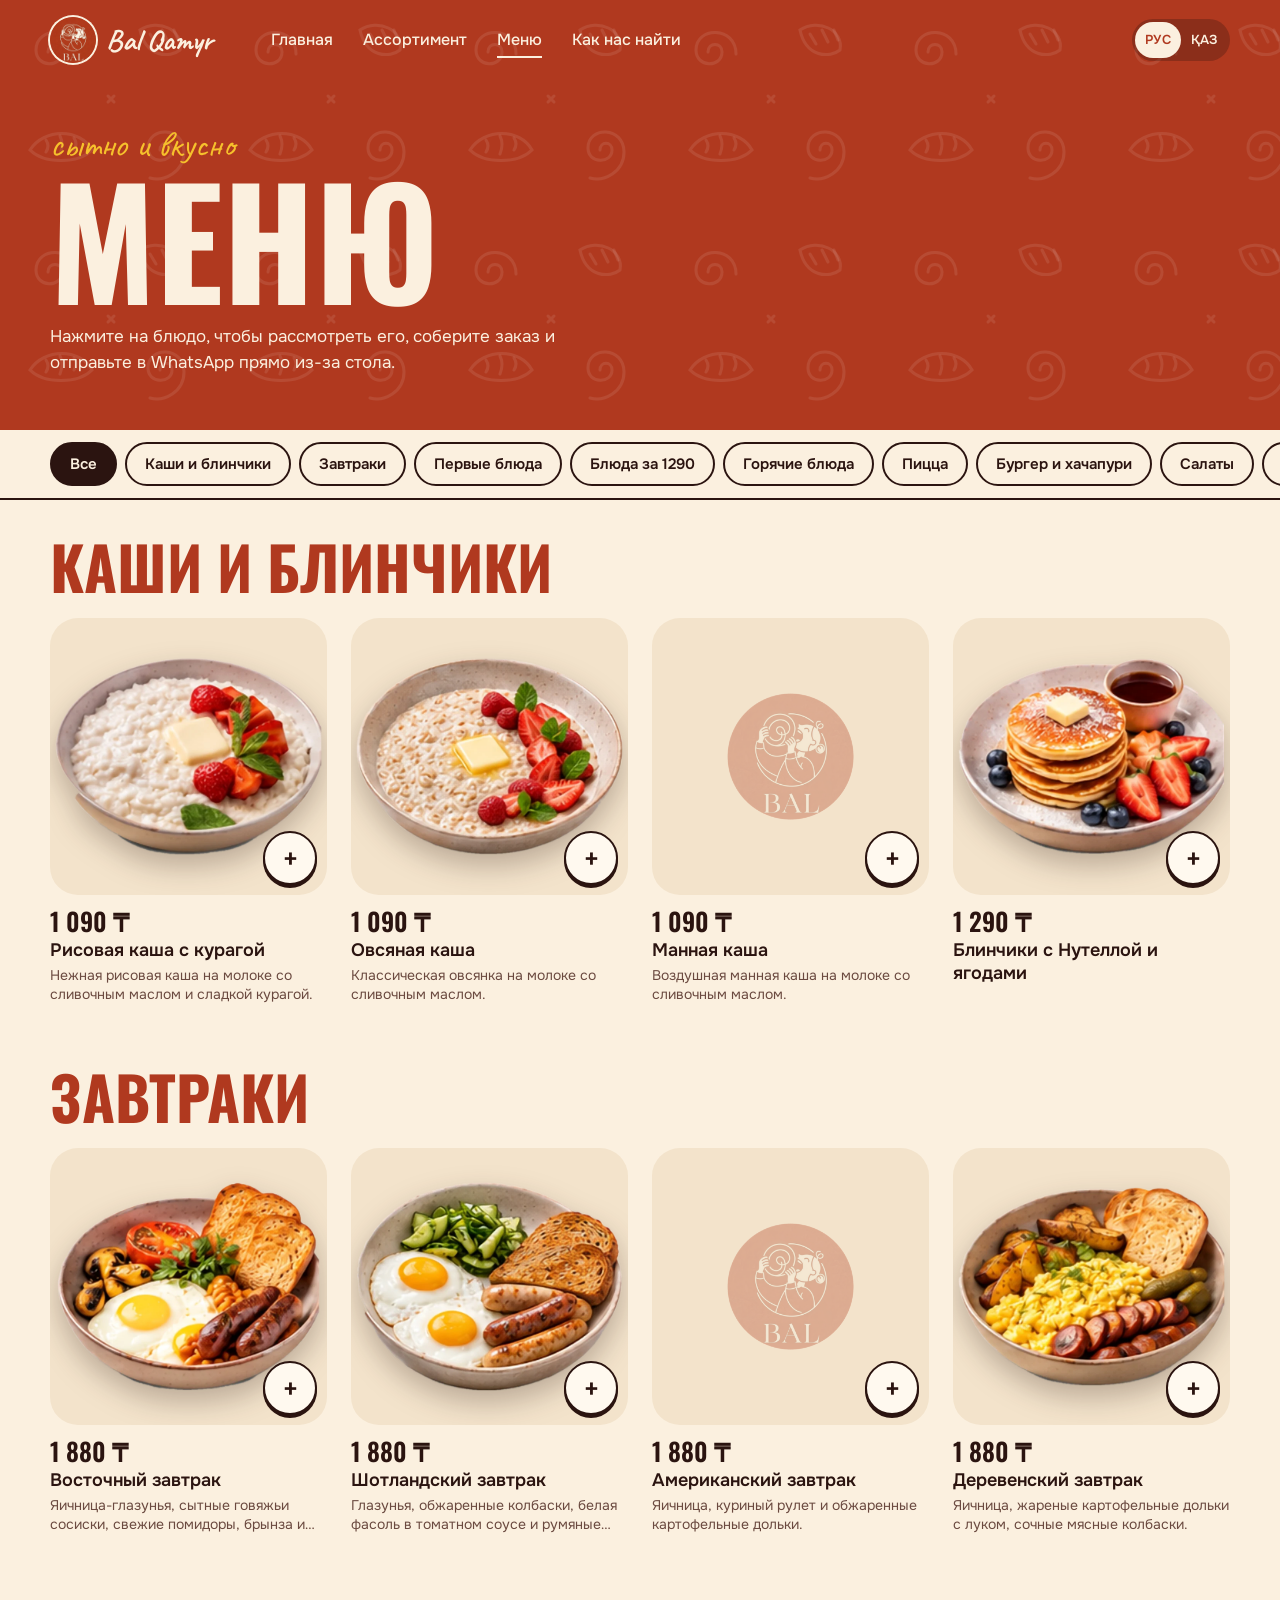
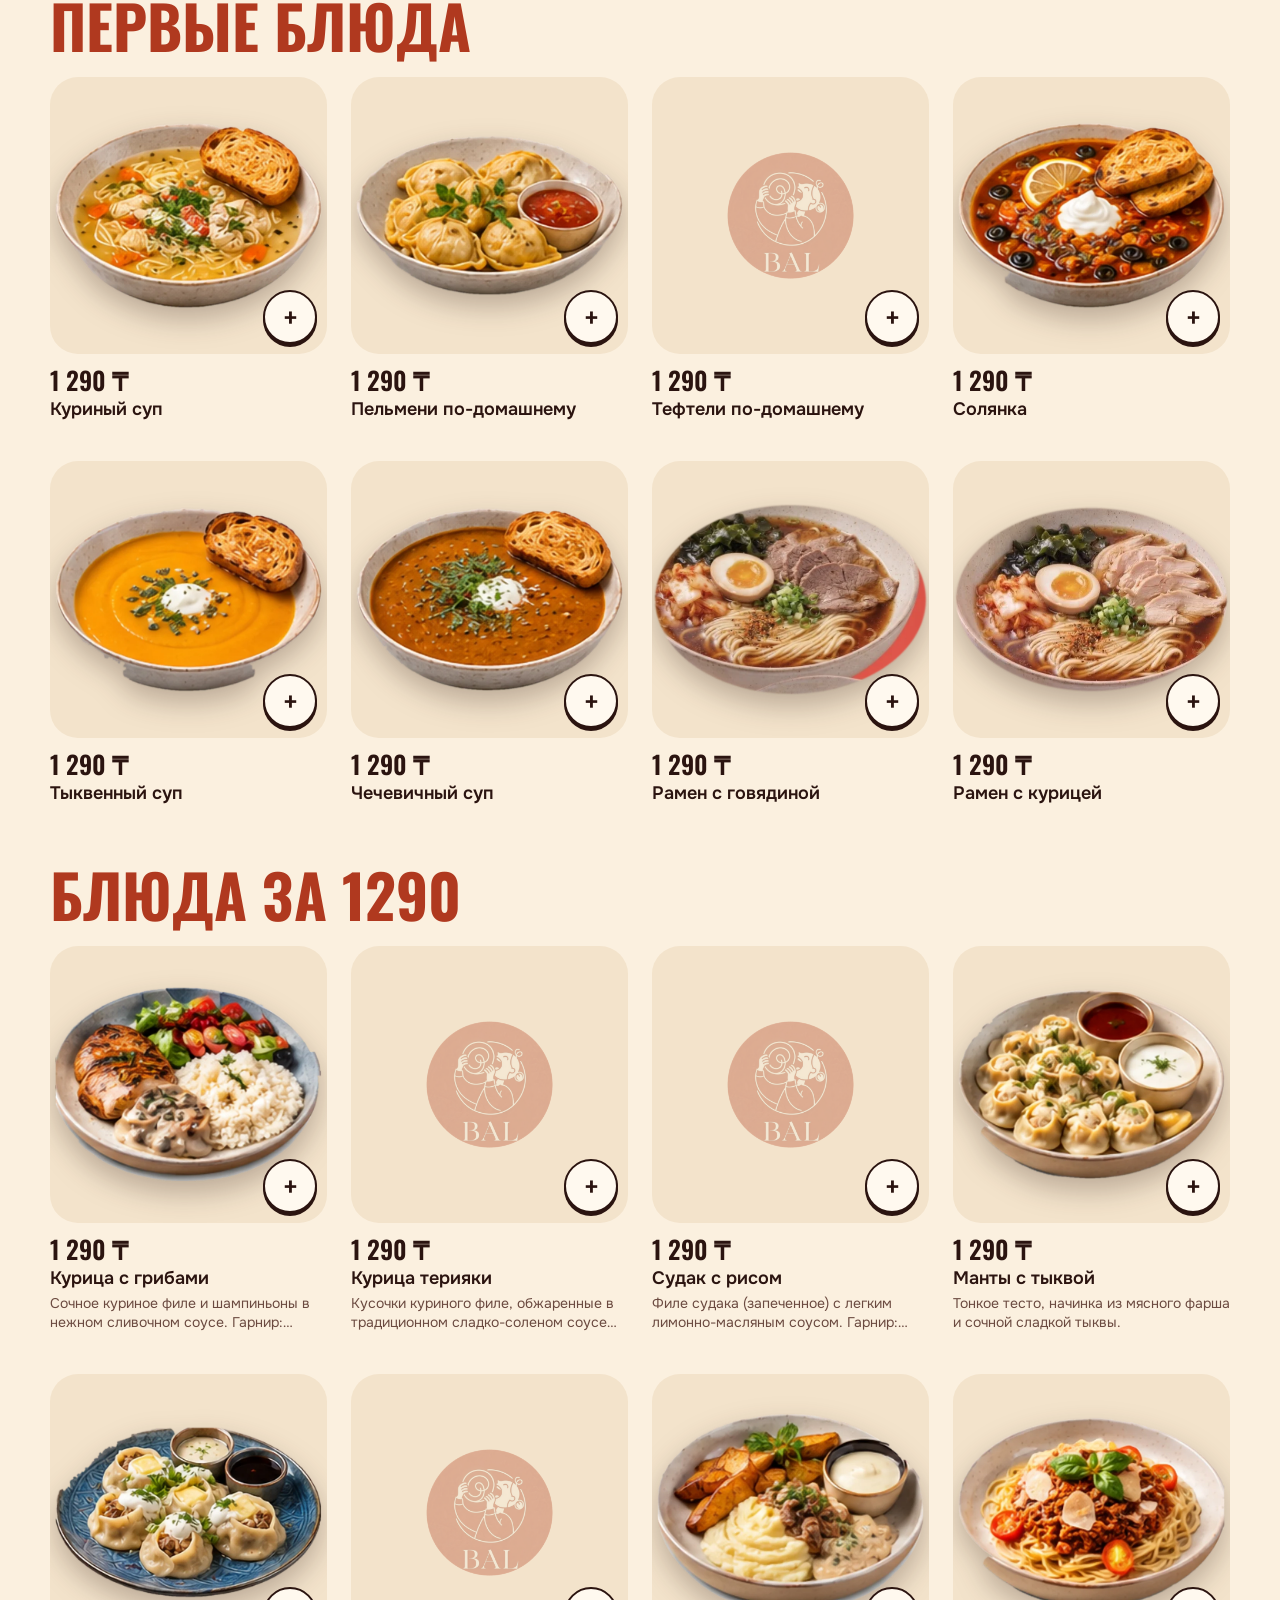
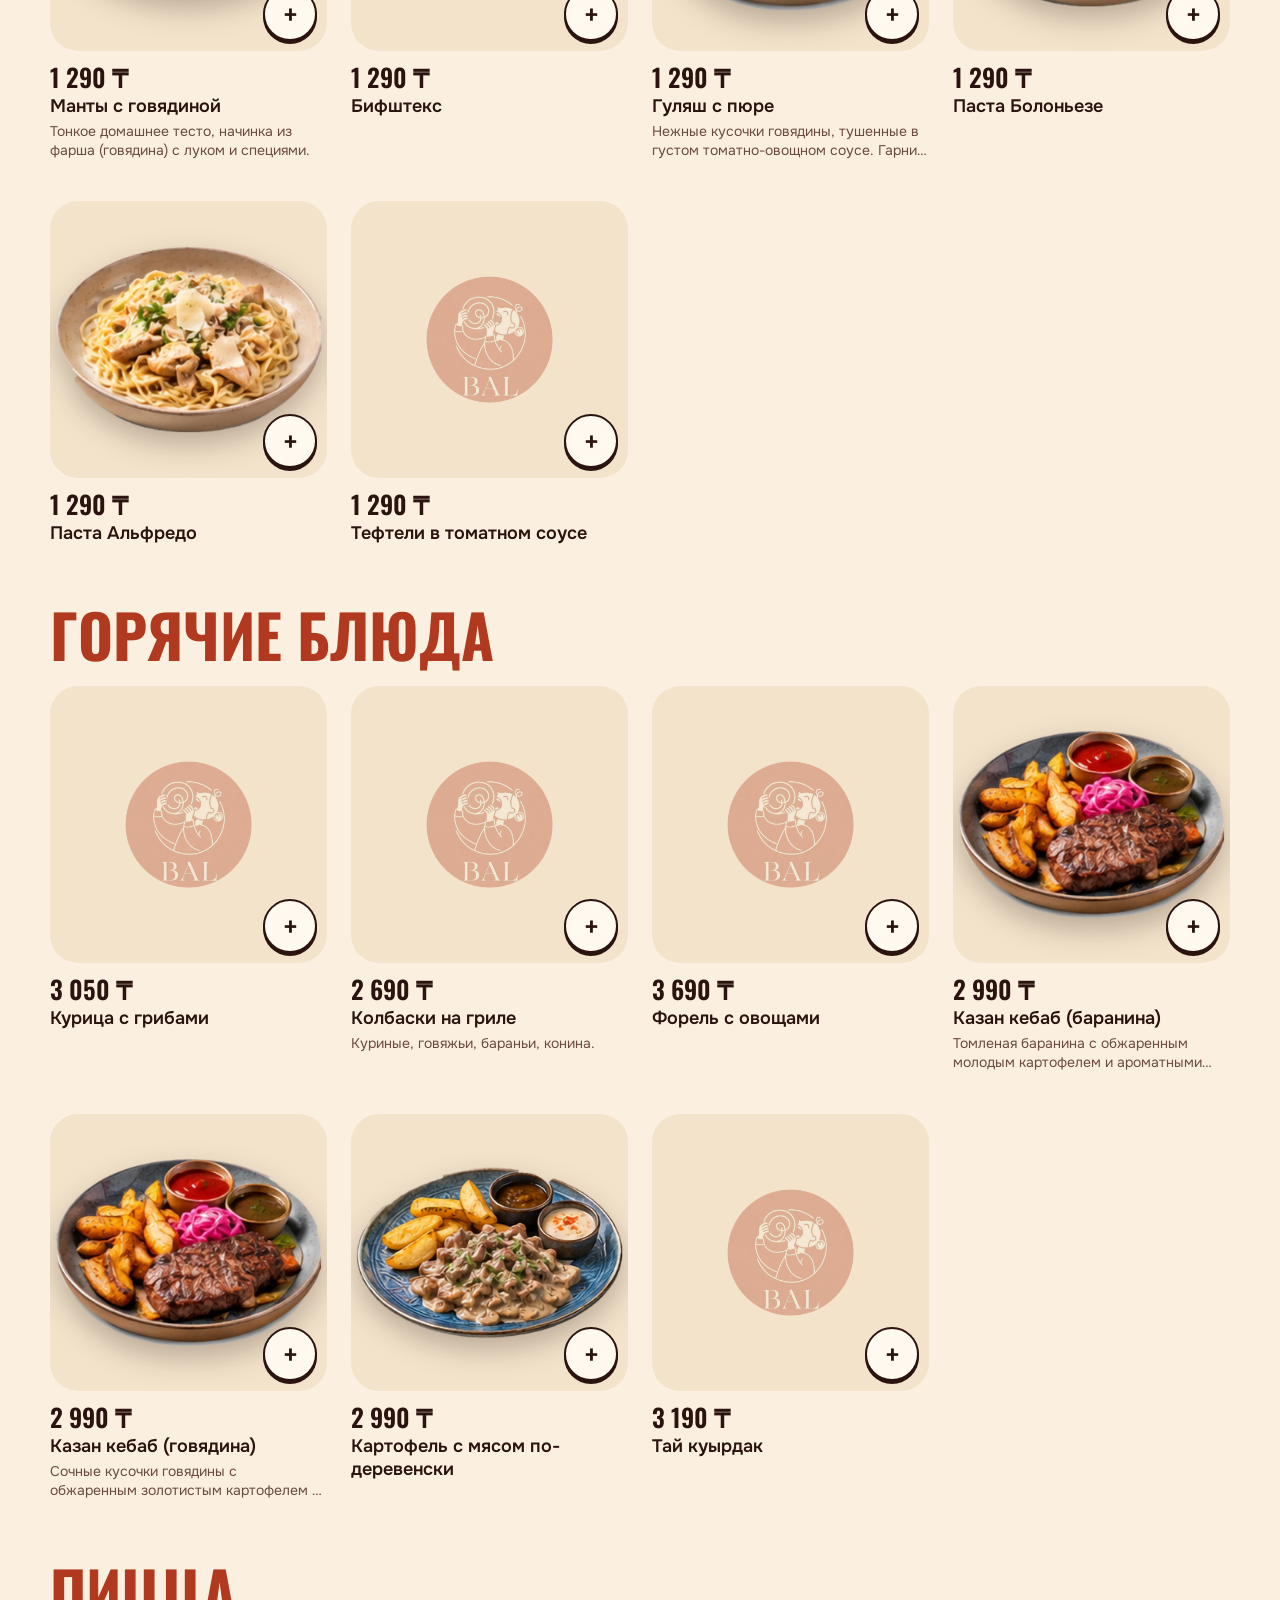
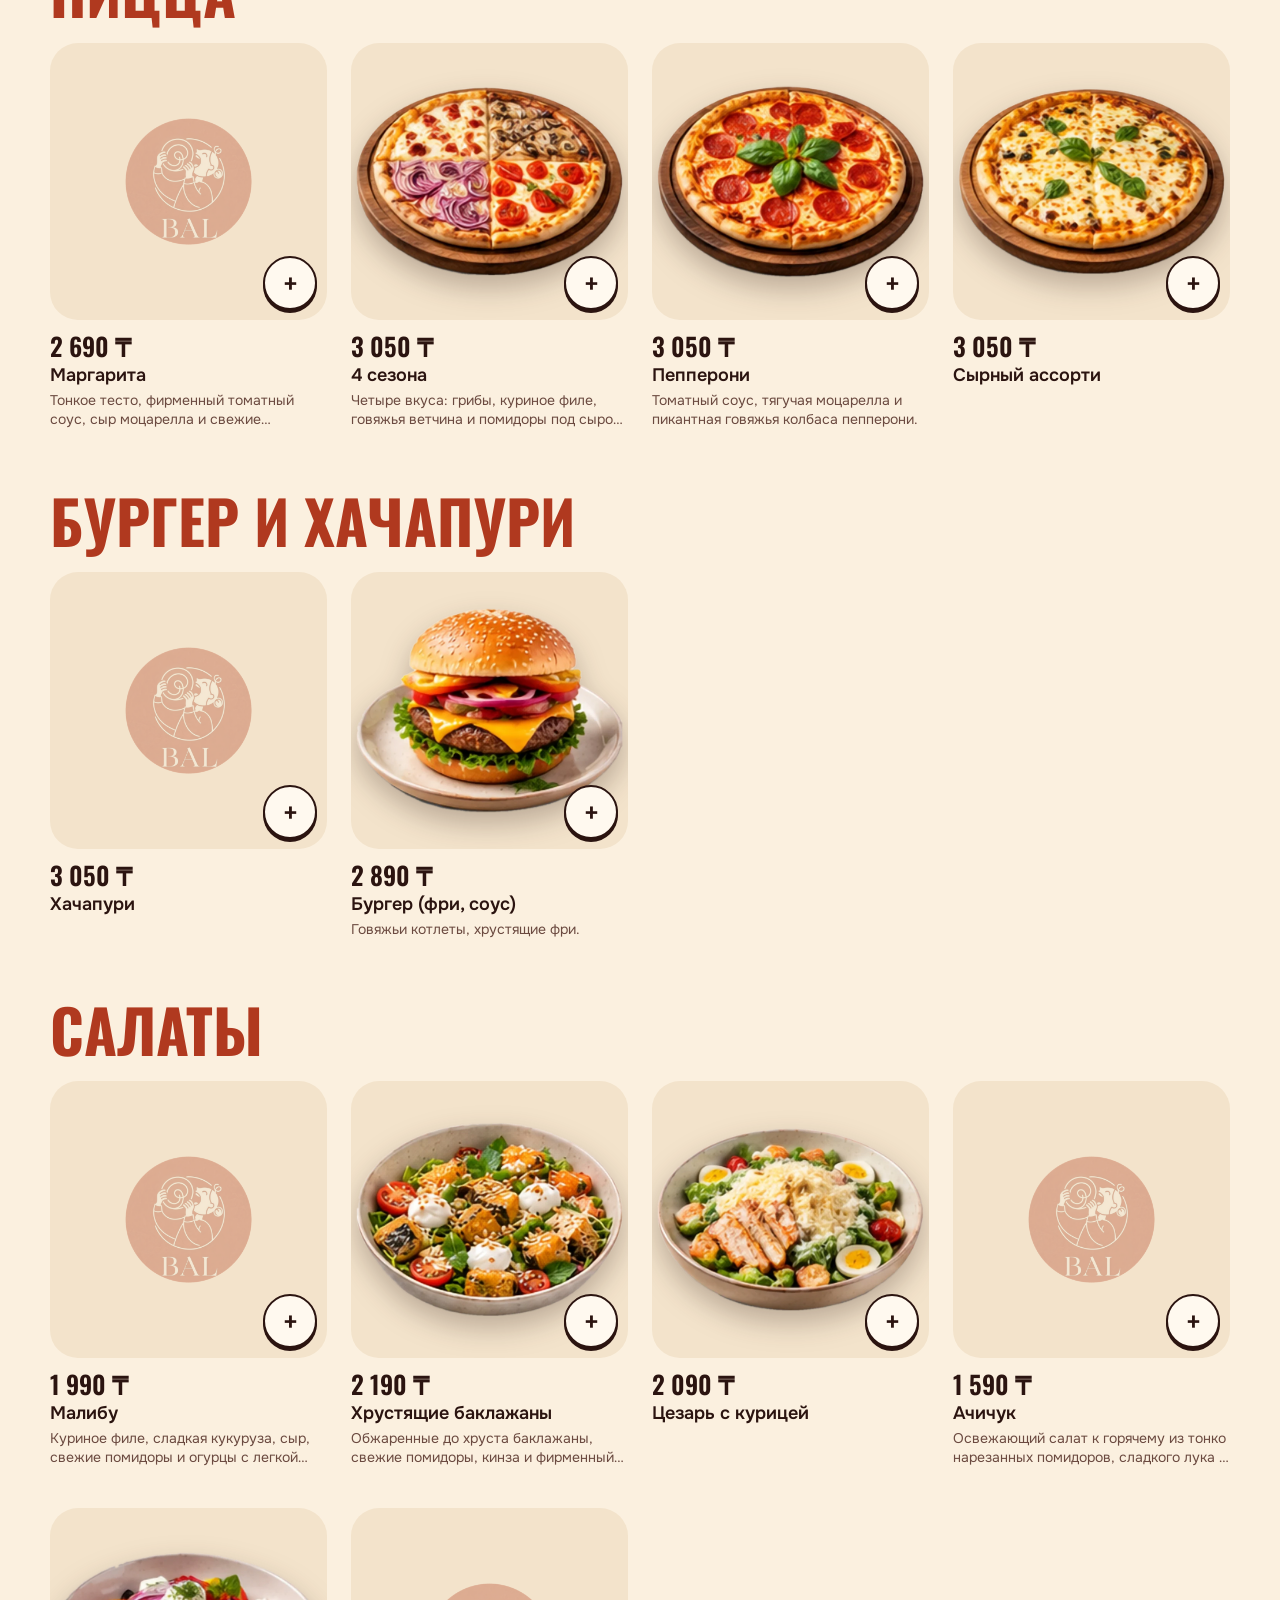
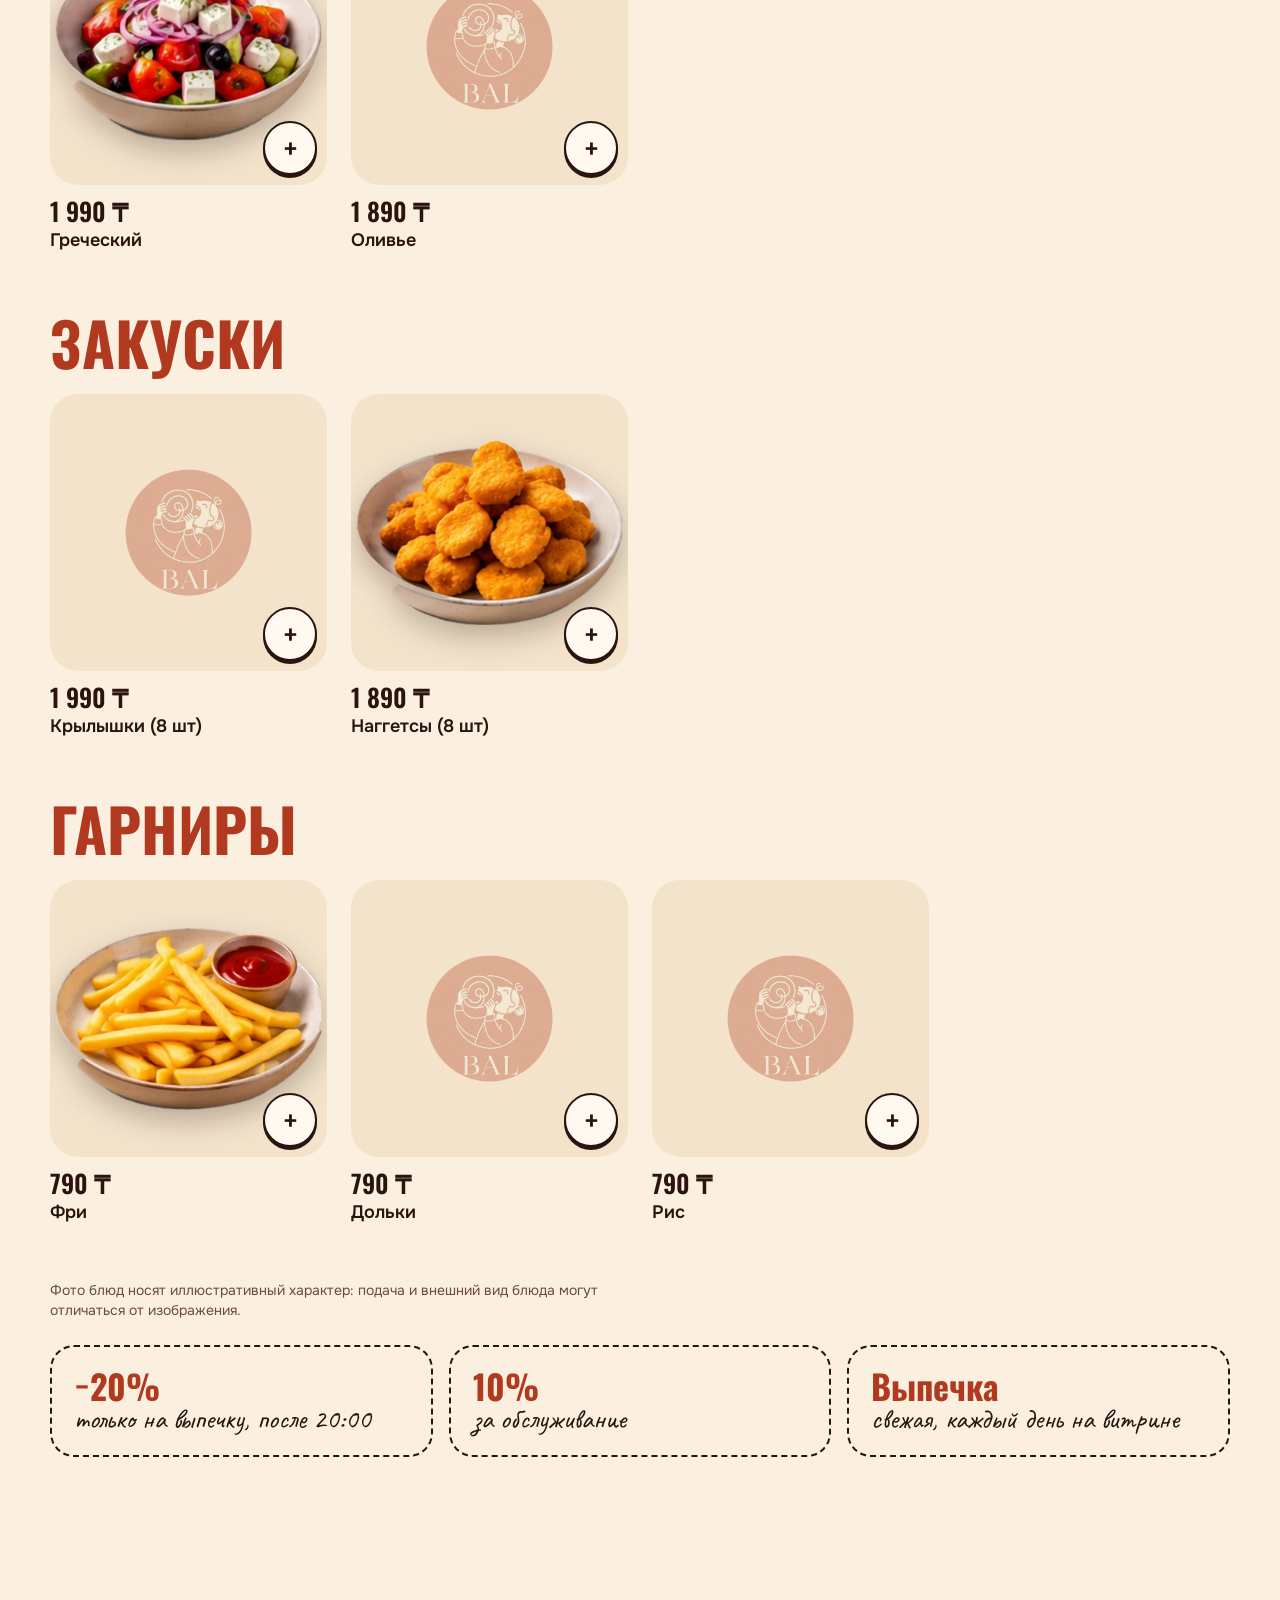
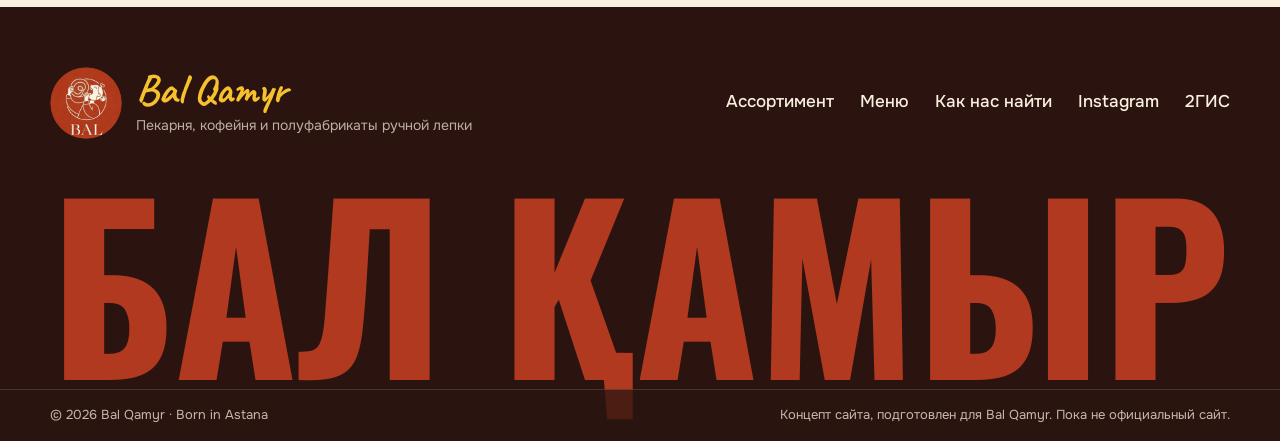
<file: menu.html>
<!DOCTYPE html>
<html lang="ru" data-title-ru="Меню — Bal Qamyr" data-title-kk="Меню — Bal Qamyr">
<head>
<meta charset="utf-8">
<meta name="viewport" content="width=device-width, initial-scale=1">
<title>Меню — Bal Qamyr</title>
<meta name="description" content="Bal Qamyr — пекарня, кофейня и полуфабрикаты ручной лепки в Астане. Манты, котлеты, тесто, выпечка. ул. Сарайшык, 9.">
<!-- ДЕМО: уберите строку ниже, когда сайт станет официальным, чтобы его находили поисковики -->
<meta name="robots" content="noindex">
<meta name="theme-color" content="#b0391f">
<meta property="og:title" content="Меню — Bal Qamyr">
<meta property="og:description" content="Bal Qamyr — пекарня, кофейня и полуфабрикаты ручной лепки в Астане. Манты, котлеты, тесто, выпечка. ул. Сарайшык, 9.">
<meta property="og:image" content="assets/img/menu/pizza-4-seasons.jpg">
<link rel="icon" type="image/png" href="assets/img/favicon.png">
<link rel="stylesheet" href="css/style.css">
</head>
<body>
<div class="loader" aria-hidden="true"><svg viewBox="0 0 120 120"><path d="M60 60c0-9 13-9 13 1 0 16-27 16-27-2 0-24 41-24 41 3 0 31-55 31-55-4 0-39 69-39 69 5 0 20-12 36-34 42"/></svg></div>

<header class="header">
  <div class="wrap header__in">
    <a class="brand" href="index.html" aria-label="Bal Qamyr"><img src="assets/img/logo.png" alt="" width="46" height="46"><span>Bal Qamyr</span></a>
    <nav class="nav" aria-label="Основное меню">
      <a href="index.html" data-kk="Басты бет">Главная</a>
      <a href="catalog.html" data-kk="Ассортимент">Ассортимент</a>
      <a href="menu.html" aria-current="page" data-kk="Мәзір">Меню</a>
      <a href="contacts.html" data-kk="Бізді табыңыз">Как нас найти</a>
    </nav>
    <div class="lang" role="group" aria-label="Язык / Тіл">
      <button type="button" data-lang="ru" aria-pressed="true">РУС</button>
      <button type="button" data-lang="kk" aria-pressed="false">ҚАЗ</button>
    </div>
    <button class="burger" type="button" aria-expanded="false" aria-controls="menu" aria-label="Меню"><i></i><i></i></button>
  </div>
</header>
<div class="menu" id="menu">
  <a href="index.html" data-kk="Басты бет">Главная</a>
  <a href="catalog.html" data-kk="Ассортимент">Ассортимент</a>
  <a href="menu.html" data-kk="Мәзір">Меню</a>
  <a href="contacts.html" data-kk="Бізді табыңыз">Как нас найти</a>
  <p data-kk="Сарайшық көшесі, 9 — 22:00-ге дейін ашық">ул. Сарайшык, 9 — открыто до 22:00</p>
</div>

<main>

<section class="page-head doodles">
  <div class="wrap">
    <p class="section-note" data-kk="тойымды әрі дәмді">сытно и вкусно</p>
    <h1 data-kk="Мәзір">Меню</h1>
    <p class="lead" data-kk="Тағамды басып қараңыз, тапсырыс жинап, үстел басынан WhatsApp-қа жіберіңіз.">Нажмите на блюдо, чтобы рассмотреть его, соберите заказ и отправьте в WhatsApp прямо из-за стола.</p>
  </div>
</section>
<div class="filters"><div class="filters__rail" id="dish-filters" role="group" aria-label="Категории меню"></div></div>
<section class="dishes">
  <div class="wrap">
    <div id="dishes"></div>
    <p class="dishes__disclaimer" data-kk="Тағам суреттері таныстыру үшін берілген: тағамның берілуі мен көрінісі суреттегіден өзгеше болуы мүмкін.">Фото блюд носят иллюстративный характер: подача и внешний вид блюда могут отличаться от изображения.</p>
    <div class="dishes__notes" style="margin-top:24px">
      <p><b>−20%</b><span data-kk="тек тоқаштарға, кешкі 20:00-ден кейін">только на выпечку, после 20:00</span></p>
      <p><b>10%</b><span data-kk="қызмет көрсету ақысы">за обслуживание</span></p>
      <p><b data-kk="Тоқаштар">Выпечка</b><span data-kk="жаңа піскен, сөреде тұр">свежая, каждый день на витрине</span></p>
    </div>
  </div>
</section>

</main>

<footer class="footer">
  <div class="wrap footer__top">
    <div class="footer__brand"><img src="assets/img/logo.png" alt="" width="72" height="72" loading="lazy"><div><b>Bal Qamyr</b><span data-kk="Наубайхана, кофехана және қолдан жасалған жартылай фабрикаттар">Пекарня, кофейня и полуфабрикаты ручной лепки</span></div></div>
    <nav aria-label="Ссылки">
      <a href="catalog.html" data-kk="Ассортимент">Ассортимент</a>
      <a href="menu.html" data-kk="Мәзір">Меню</a>
      <a href="contacts.html" data-kk="Бізді табыңыз">Как нас найти</a>
      <a href="https://www.instagram.com/_bal_coffee/" target="_blank" rel="noopener">Instagram</a>
      <a href="https://2gis.kz/astana/search/Bal%20Qamyr%20%D0%A1%D0%B0%D1%80%D0%B0%D0%B9%D1%88%D1%8B%D0%BA%209" target="_blank" rel="noopener">2ГИС</a>
    </nav>
  </div>
  <div class="footer__big" aria-hidden="true">Бал Қамыр</div>
  <div class="footer__note"><div class="wrap" style="display:flex;flex-wrap:wrap;gap:6px 20px;justify-content:space-between">
    <span>© <span id="year">2026</span> Bal Qamyr · Born in Astana</span>
    <!-- ДЕМО: удалите эту строку после передачи сайта владельцу -->
    <span data-kk="Сайт концепті Bal Qamyr үшін дайындалған. Әзірге ресми сайт емес.">Концепт сайта, подготовлен для Bal Qamyr. Пока не официальный сайт.</span>
  </div></div>
</footer>

<button class="cart-bar" id="cart-bar" type="button" hidden></button>
<div class="sheet" id="dish-sheet" role="dialog" aria-modal="true" aria-labelledby="dish-title">
  <button class="sheet__bg" type="button" data-mclose tabindex="-1" aria-label="Закрыть"></button>
  <div class="sheet__box">
    <button class="sheet__close" type="button" data-mclose aria-label="Закрыть">×</button>
    <div class="sheet__img"></div>
    <div class="sheet__body"></div>
  </div>
</div>
<div class="sheet sheet--cart" id="cart-sheet" role="dialog" aria-modal="true" aria-labelledby="cart-title">
  <button class="sheet__bg" type="button" data-mclose tabindex="-1" aria-label="Закрыть"></button>
  <div class="sheet__box">
    <button class="sheet__close" type="button" data-mclose aria-label="Закрыть">×</button>
    <div class="cart__body"></div>
  </div>
</div>
<script src="js/main.js"></script>
</body>
</html>
</file>
<file: css/style.css>
/* шрифты лежат в assets/fonts — сайт не зависит от внешних сервисов */
@font-face{font-family:"Caveat";font-style:normal;font-weight:400 700;font-display:swap;src:url("../assets/fonts/caveat-cyrillic-ext-wght-normal.woff2") format("woff2");unicode-range:U+0460-052F,U+1C80-1C8A,U+20B4,U+2DE0-2DFF,U+A640-A69F,U+FE2E-FE2F}
@font-face{font-family:"Caveat";font-style:normal;font-weight:400 700;font-display:swap;src:url("../assets/fonts/caveat-cyrillic-wght-normal.woff2") format("woff2");unicode-range:U+0301,U+0400-045F,U+0490-0491,U+04B0-04B1,U+2116}
@font-face{font-family:"Caveat";font-style:normal;font-weight:400 700;font-display:swap;src:url("../assets/fonts/caveat-latin-wght-normal.woff2") format("woff2");unicode-range:U+0000-00FF,U+0131,U+0152-0153,U+02BB-02BC,U+02C6,U+02DA,U+02DC,U+0304,U+0308,U+0329,U+2000-206F,U+20AC,U+2122,U+2191,U+2193,U+2212,U+2215,U+FEFF,U+FFFD}
@font-face{font-family:"Onest";font-style:normal;font-weight:100 900;font-display:swap;src:url("../assets/fonts/onest-cyrillic-ext-wght-normal.woff2") format("woff2");unicode-range:U+0460-052F,U+1C80-1C8A,U+20B4,U+2DE0-2DFF,U+A640-A69F,U+FE2E-FE2F}
@font-face{font-family:"Onest";font-style:normal;font-weight:100 900;font-display:swap;src:url("../assets/fonts/onest-cyrillic-wght-normal.woff2") format("woff2");unicode-range:U+0301,U+0400-045F,U+0490-0491,U+04B0-04B1,U+2116}
@font-face{font-family:"Onest";font-style:normal;font-weight:100 900;font-display:swap;src:url("../assets/fonts/onest-latin-wght-normal.woff2") format("woff2");unicode-range:U+0000-00FF,U+0131,U+0152-0153,U+02BB-02BC,U+02C6,U+02DA,U+02DC,U+0304,U+0308,U+0329,U+2000-206F,U+20AC,U+2122,U+2191,U+2193,U+2212,U+2215,U+FEFF,U+FFFD}
@font-face{font-family:"Oswald";font-style:normal;font-weight:200 700;font-display:swap;src:url("../assets/fonts/oswald-cyrillic-ext-wght-normal.woff2") format("woff2");unicode-range:U+0460-052F,U+1C80-1C8A,U+20B4,U+2DE0-2DFF,U+A640-A69F,U+FE2E-FE2F}
@font-face{font-family:"Oswald";font-style:normal;font-weight:200 700;font-display:swap;src:url("../assets/fonts/oswald-cyrillic-wght-normal.woff2") format("woff2");unicode-range:U+0301,U+0400-045F,U+0490-0491,U+04B0-04B1,U+2116}
@font-face{font-family:"Oswald";font-style:normal;font-weight:200 700;font-display:swap;src:url("../assets/fonts/oswald-latin-wght-normal.woff2") format("woff2");unicode-range:U+0000-00FF,U+0131,U+0152-0153,U+02BB-02BC,U+02C6,U+02DA,U+02DC,U+0304,U+0308,U+0329,U+2000-206F,U+20AC,U+2122,U+2191,U+2193,U+2212,U+2215,U+FEFF,U+FFFD}

/* Bal Qamyr — кофейня, пекарня, полуфабрикаты ручной лепки (Астана) */
:root {
  --terracotta: #b0391f;
  --terracotta-deep: #8f2a14;
  --orange: #f26a1b;
  --yolk: #f6c12c;
  --cream: #fbf0df;
  --paper: #fff9ef;
  --ink: #2b1410;
  --ink-soft: #6b4a40;
  --line: rgba(43, 20, 16, .14);
  --poster: "Oswald", "Arial Narrow", sans-serif;
  --script: "Caveat", cursive;
  --body: "Onest", system-ui, -apple-system, "Segoe UI", sans-serif;
  --wrap: min(1180px, 100% - 40px);
  --ease: cubic-bezier(.2, .8, .2, 1);
  --header-h: 68px;
}

*, *::before, *::after { box-sizing: border-box; }
html { scroll-behavior: smooth; -webkit-text-size-adjust: 100%; }
body {
  margin: 0;
  font-family: var(--body);
  font-size: 17px;
  line-height: 1.55;
  color: var(--ink);
  background: var(--cream);
  overflow-x: hidden;
  -webkit-font-smoothing: antialiased;
}
body.is-locked { overflow: hidden; }
img { display: block; max-width: 100%; }
a { color: inherit; }
button { font: inherit; color: inherit; cursor: pointer; }
h1, h2, h3, p { margin: 0; }
:focus-visible { outline: 3px solid var(--yolk); outline-offset: 3px; border-radius: 4px; }
.wrap { width: var(--wrap); margin-inline: auto; }
.sr-only { position: absolute; width: 1px; height: 1px; overflow: hidden; clip: rect(0 0 0 0); white-space: nowrap; }

/* doodle pattern taken from the brand labels: spirals of dough */
.doodles {
  background-image: url("data:image/svg+xml,%3Csvg xmlns='http://www.w3.org/2000/svg' width='220' height='220' fill='none' stroke='%23fff' stroke-opacity='.09' stroke-width='3' stroke-linecap='round'%3E%3Cpath d='M48 52c0-10 14-10 14 0 0 16-26 16-26-2 0-24 40-24 40 4'/%3E%3Cpath d='M140 30c18-12 44 0 40 20-10 8-34 8-40-20z'/%3E%3Cpath d='M150 34l6 10m6-14l6 12m6-12l4 10'/%3E%3Cpath d='M30 150c14-22 50-22 62 0-14 14-48 14-62 0z'/%3E%3Cpath d='M46 140q4 6 0 12m14-16q4 8 0 18m14-16q4 6 0 12'/%3E%3Cpath d='M160 150c0-9 12-9 12 0 0 14-24 14-24-2 0-22 36-22 36 4 0 20-20 30-34 26'/%3E%3Cpath d='M108 96l6 6m0-6l-6 6'/%3E%3C/svg%3E");
  background-size: 220px 220px;
}

/* ---------- buttons ---------- */
.btn {
  display: inline-flex; align-items: center; justify-content: center; gap: 10px;
  min-height: 54px; padding: 0 28px;
  border: 2px solid var(--ink); border-radius: 999px;
  background: var(--yolk); color: var(--ink);
  font-weight: 600; font-size: 16px; text-decoration: none;
  box-shadow: 0 5px 0 var(--ink);
  transition: transform .18s var(--ease), box-shadow .18s var(--ease), background .2s;
}
.btn:hover { transform: translateY(-2px); box-shadow: 0 7px 0 var(--ink); }
.btn:active { transform: translateY(4px); box-shadow: 0 1px 0 var(--ink); }
.btn--cream { background: var(--paper); }
.btn--orange { background: var(--orange); color: #fff; }
.btn svg { width: 20px; height: 20px; flex: none; }

/* ---------- preloader ---------- */
.loader {
  position: fixed; inset: 0; z-index: 100;
  display: grid; place-items: center;
  background: var(--terracotta);
  transition: clip-path .9s var(--ease), visibility 0s .9s;
  clip-path: circle(150% at 50% 50%);
}
.loader.is-done { clip-path: circle(0% at 50% 50%); visibility: hidden; }
.loader svg { width: 120px; height: 120px; }
.loader path { stroke: var(--cream); stroke-width: 5; fill: none; stroke-linecap: round; stroke-dasharray: 520; stroke-dashoffset: 520; animation: draw 1.1s var(--ease) forwards; }
@keyframes draw { to { stroke-dashoffset: 0; } }

/* ---------- header ---------- */
.header {
  position: fixed; inset: 0 0 auto 0; z-index: 50; height: var(--header-h);
  transition: transform .4s var(--ease), background .3s, box-shadow .3s;
}
.header.is-solid { background: rgba(251, 240, 223, .94); backdrop-filter: blur(10px); box-shadow: 0 1px 0 var(--line); }
.header.is-hidden { transform: translateY(-100%); }
.header__in { height: 100%; display: flex; align-items: center; gap: 18px; }
.brand { display: flex; align-items: center; gap: 10px; text-decoration: none; margin-right: auto; }
.brand img { width: 46px; height: 46px; border-radius: 50%; box-shadow: 0 0 0 2px var(--cream); }
.brand span { font-family: var(--script); font-size: 30px; font-weight: 700; line-height: 1; color: var(--cream); transition: color .3s; }
.header.is-solid .brand span, .header--light .brand span { color: var(--terracotta); }
.nav { display: none; gap: 30px; }
.nav a { position: relative; text-decoration: none; font-weight: 500; font-size: 16px; color: var(--cream); padding: 6px 0; }
.header.is-solid .nav a, .header--light .nav a { color: var(--ink); }
.nav a::after { content: ""; position: absolute; left: 0; right: 0; bottom: 0; height: 2px; background: currentColor; transform: scaleX(0); transform-origin: left; transition: transform .3s var(--ease); }
.nav a:hover::after, .nav a[aria-current="page"]::after { transform: scaleX(1); }

.lang { display: flex; padding: 3px; border-radius: 999px; background: rgba(43, 20, 16, .28); }
.header.is-solid .lang, .header--light .lang { background: rgba(43, 20, 16, .1); }
.lang button { min-width: 46px; height: 36px; border: 0; border-radius: 999px; background: transparent; color: var(--cream); font-size: 13px; font-weight: 600; letter-spacing: .02em; transition: background .25s, color .25s; }
.header.is-solid .lang button, .header--light .lang button { color: var(--ink); }
.lang button[aria-pressed="true"] { background: var(--cream); color: var(--terracotta); }
.header.is-solid .lang button[aria-pressed="true"], .header--light .lang button[aria-pressed="true"] { background: var(--terracotta); color: var(--cream); }

.burger { width: 46px; height: 46px; border: 0; border-radius: 50%; background: var(--yolk); display: grid; place-items: center; position: relative; z-index: 60; }
.burger i { position: absolute; width: 20px; height: 2px; background: var(--ink); border-radius: 2px; transition: transform .35s var(--ease); }
.burger i:first-child { transform: translateY(-4px); }
.burger i:last-child { transform: translateY(4px); }
.burger[aria-expanded="true"] i:first-child { transform: rotate(45deg); }
.burger[aria-expanded="true"] i:last-child { transform: rotate(-45deg); }

.menu {
  position: fixed; inset: 0; z-index: 45;
  background: var(--orange); color: var(--ink);
  display: flex; flex-direction: column; justify-content: center; padding: 90px 28px 40px;
  clip-path: circle(0 at calc(100% - 43px) 34px);
  visibility: hidden;
  transition: clip-path .6s var(--ease), visibility 0s .6s;
}
.menu.is-open { clip-path: circle(150% at calc(100% - 43px) 34px); visibility: visible; transition: clip-path .6s var(--ease); }
.menu a { display: block; font-family: var(--poster); font-weight: 600; font-size: clamp(40px, 13vw, 64px); line-height: 1.15; text-transform: uppercase; text-decoration: none; color: var(--cream); transform: translateY(24px); opacity: 0; transition: transform .5s var(--ease), opacity .5s; }
.menu.is-open a { transform: none; opacity: 1; }
.menu.is-open a:nth-child(2) { transition-delay: .07s; }
.menu.is-open a:nth-child(3) { transition-delay: .14s; }
.menu p { margin-top: 36px; font-family: var(--script); font-size: 28px; color: var(--ink); }

@media (min-width: 900px) {
  :root { --header-h: 80px; }
  .nav { display: flex; }
  .burger, .menu { display: none; }
  .brand { margin-right: 40px; }
  .nav { margin-right: auto; }
}

/* ---------- hero ---------- */
.hero {
  position: relative; min-height: 100svh; overflow: hidden;
  background-color: var(--terracotta); color: var(--cream);
  display: flex; flex-direction: column; justify-content: flex-end;
  padding: calc(var(--header-h) + 24px) 0 0;
}
.hero__in { position: relative; z-index: 2; display: grid; gap: 28px; padding-bottom: 36px; }
.hero__script { font-family: var(--script); font-size: clamp(30px, 8vw, 46px); line-height: 1; color: var(--yolk); transform: rotate(-4deg); transform-origin: left; display: inline-block; }
.hero h1 { font-family: var(--poster); font-weight: 700; text-transform: uppercase; font-size: clamp(76px, 23vw, 250px); line-height: .88; letter-spacing: -.01em; margin-top: 6px; }
.hero h1 .row { display: block; overflow: hidden; padding-top: .14em; margin-top: -.14em; }
.hero h1 .row > span { display: block; transform: translateY(110%); }
.is-ready .hero h1 .row > span { transform: none; transition: transform 1s var(--ease) .15s; }
.is-ready .hero h1 .row:nth-child(2) > span { transition-delay: .28s; }
.hero h1 .row:nth-child(2) { color: var(--yolk); }
.hero__lead { max-width: 30em; font-size: 18px; line-height: 1.5; }
.hero__cta { display: flex; flex-wrap: wrap; gap: 14px; }
.hero__fade { opacity: 0; transform: translateY(18px); }
.is-ready .hero__fade { opacity: 1; transform: none; transition: opacity .8s .7s, transform .8s var(--ease) .7s; }

.hero__photo {
  position: relative; z-index: 2; justify-self: end; width: min(62vw, 300px); margin: 0 4px -8px auto;
  border: 6px solid var(--cream); border-radius: 22px; overflow: hidden;
  transform: rotate(5deg) translateY(40px); opacity: 0;
  box-shadow: 0 30px 50px -20px rgba(0, 0, 0, .5);
}
.is-ready .hero__photo { transform: rotate(5deg); opacity: 1; transition: transform 1.1s var(--ease) .5s, opacity .6s .5s; }
.hero__photo img { width: 100%; aspect-ratio: 3 / 4; object-fit: cover; }

.balloon { position: absolute; z-index: 1; width: var(--w, 90px); left: var(--x); top: var(--y); animation: float var(--t, 9s) ease-in-out infinite alternate; will-change: transform; }
.balloon svg { width: 100%; height: auto; display: block; }
@keyframes float { from { transform: translate3d(0, 14px, 0) rotate(-3deg); } to { transform: translate3d(8px, -22px, 0) rotate(4deg); } }

.stamp { position: absolute; z-index: 3; right: 14px; top: calc(var(--header-h) + 14px); width: 104px; height: 104px; }
.stamp svg { width: 100%; height: 100%; animation: spin 22s linear infinite; }
.stamp text { font-family: var(--poster); font-size: 11.5px; letter-spacing: .16em; text-transform: uppercase; fill: var(--cream); }
.stamp img { position: absolute; inset: 22px; width: 60px; height: 60px; border-radius: 50%; }
@keyframes spin { to { transform: rotate(360deg); } }

@media (min-width: 900px) {
  .hero__in { grid-template-columns: 1.5fr 1fr; align-items: end; padding-bottom: 64px; }
  .hero__photo { width: min(26vw, 360px); margin: 0 30px 0 auto; grid-row: 1 / span 2; grid-column: 2; }
  .hero__text { grid-column: 1; }
  .stamp { width: 150px; height: 150px; right: 5vw; top: calc(var(--header-h) + 30px); }
  .stamp img { inset: 32px; width: 86px; height: 86px; }
}

/* ---------- marquee ---------- */
.marquee { background: var(--yolk); color: var(--ink); border-block: 2px solid var(--ink); overflow: hidden; }
.marquee__track { display: flex; width: max-content; animation: slide 28s linear infinite; }
.marquee__track span { display: flex; align-items: center; gap: 22px; padding: 13px 11px; font-family: var(--poster); font-weight: 500; font-size: 19px; text-transform: uppercase; letter-spacing: .04em; white-space: nowrap; }
.marquee__track span::after { content: "✦"; color: var(--terracotta); }
@keyframes slide { to { transform: translateX(-50%); } }

/* ---------- sections ---------- */
.section { padding: 76px 0; position: relative; }
.section-title { font-family: var(--poster); font-weight: 700; text-transform: uppercase; font-size: clamp(42px, 11vw, 92px); line-height: .98; letter-spacing: -.005em; }
.section-note { font-family: var(--script); font-size: clamp(26px, 6vw, 36px); line-height: 1.05; color: var(--terracotta); }
.section-lead { max-width: 34em; margin-top: 18px; color: var(--ink-soft); }
@media (min-width: 900px) { .section { padding: 120px 0; } }

/* reveal on scroll */
.rv { opacity: 0; transform: translateY(28px); transition: opacity .8s, transform .9s var(--ease); transition-delay: var(--d, 0s); }
.rv.is-in { opacity: 1; transform: none; }
.wipe { clip-path: inset(0 0 100% 0 round 22px); transition: clip-path 1.1s var(--ease); transition-delay: var(--d, 0s); }
.wipe.is-in { clip-path: inset(0 0 0 0 round 22px); }
.wipe img { transform: scale(1.18); transition: transform 1.5s var(--ease); transition-delay: var(--d, 0s); }
.wipe.is-in img { transform: none; }

/* promise: three marks from the product label */
.promise { background: var(--paper); }
.promise__grid { display: grid; gap: 18px; margin-top: 40px; }
.mark { display: grid; grid-template-columns: 74px 1fr; gap: 18px; align-items: center; padding: 20px 0; border-top: 2px solid var(--ink); }
.mark svg { width: 74px; height: 74px; color: var(--terracotta); }
.mark h3 { font-family: var(--poster); font-weight: 600; font-size: 26px; text-transform: uppercase; line-height: 1.1; }
.mark p { margin-top: 6px; color: var(--ink-soft); font-size: 16px; }
@media (min-width: 900px) {
  .promise__grid { grid-template-columns: repeat(3, 1fr); gap: 40px; margin-top: 64px; }
  .mark { grid-template-columns: 1fr; align-items: start; padding-top: 28px; }
}

/* shelf: horizontal product scroller */
.shelf { background: var(--orange); color: var(--ink); overflow: hidden; }
.shelf .section-title { color: var(--cream); }
.shelf .section-note { color: var(--ink); }
.shelf__head { display: flex; flex-wrap: wrap; align-items: end; justify-content: space-between; gap: 20px; }
.shelf__rail { display: flex; gap: 16px; margin-top: 36px; padding: 6px 20px 30px; overflow-x: auto; scroll-snap-type: x mandatory; scrollbar-width: none; cursor: grab; }
.shelf__rail::-webkit-scrollbar { display: none; }
.shelf__rail.is-drag { cursor: grabbing; scroll-snap-type: none; }
@media (min-width: 1220px) { .shelf__rail { padding-inline: calc((100vw - 1180px) / 2); } }

.card { flex: none; width: min(74vw, 300px); scroll-snap-align: center; background: var(--paper); border: 2px solid var(--ink); border-radius: 22px; overflow: hidden; text-align: left; padding: 0; box-shadow: 0 6px 0 var(--ink); transition: transform .3s var(--ease), box-shadow .3s var(--ease); display: flex; flex-direction: column; }
.card:hover { transform: translateY(-6px) rotate(-1deg); box-shadow: 0 12px 0 var(--ink); }
.card__img { aspect-ratio: 1; overflow: hidden; background: var(--cream); border-bottom: 2px solid var(--ink); }
.card__img img { width: 100%; height: 100%; object-fit: cover; object-position: var(--pos, center); transition: transform .7s var(--ease); pointer-events: none; }
.card:hover .card__img img { transform: scale(1.07); }
.card__body { padding: 16px 18px 18px; display: grid; gap: 4px; flex: 1; }
.card__name { font-family: var(--poster); font-weight: 600; font-size: 23px; line-height: 1.12; text-transform: uppercase; }
.card__desc { font-size: 15px; line-height: 1.4; color: var(--ink-soft); }
.card__meta { margin-top: 10px; display: flex; align-items: center; justify-content: space-between; font-size: 14px; font-weight: 600; align-self: end; }
.card__meta b { padding: 4px 12px; border-radius: 999px; background: var(--yolk); font-weight: 600; }
.card__meta i { font-style: normal; color: var(--terracotta); }

/* hanym family: dough characters */
.family { background: var(--cream); }
.family__grid { display: grid; gap: 22px; margin-top: 40px; }
.hanym { position: relative; border-radius: 22px; overflow: hidden; border: 2px solid var(--ink); background: var(--paper); transform: rotate(var(--r, 0deg)); transition: transform .5s var(--ease); }
.hanym:hover { transform: rotate(0) scale(1.02); }
.hanym img { width: 100%; aspect-ratio: 4 / 5; object-fit: cover; }
.hanym figcaption { padding: 16px 18px 20px; border-top: 2px solid var(--ink); }
.hanym b { display: block; font-family: var(--script); font-size: 34px; line-height: 1; color: var(--terracotta); }
.hanym span { display: block; margin-top: 6px; font-size: 15px; color: var(--ink-soft); }
.family figure { margin: 0; }
@media (min-width: 760px) { .family__grid { grid-template-columns: repeat(3, 1fr); gap: 28px; margin-top: 64px; } .hanym:nth-child(2) { margin-top: 46px; } }

/* cafe */
.cafe { background: var(--terracotta); color: var(--cream); overflow: hidden; }
.cafe .section-note { color: var(--yolk); }
.cafe .section-lead { color: rgba(251, 240, 223, .85); }
.cafe__grid { display: grid; gap: 40px; }
.cafe__pics { position: relative; display: grid; grid-template-columns: 1.15fr 1fr; gap: 12px; align-items: end; }
.cafe__pics > div { border-radius: 22px; overflow: hidden; }
.cafe__pics img { width: 100%; height: 100%; object-fit: cover; }
.cafe__pics > div:nth-child(1) { aspect-ratio: 4 / 5; }
.cafe__pics > div:nth-child(2) { aspect-ratio: 3 / 4; margin-bottom: 40px; }
.cafe__pics > div:nth-child(3) { grid-column: 1 / -1; aspect-ratio: 16 / 10; }
.menu-list { list-style: none; margin: 30px 0 0; padding: 0; }
.menu-list li { display: flex; align-items: baseline; gap: 14px; padding: 15px 0; border-top: 1px solid rgba(251, 240, 223, .3); font-family: var(--poster); font-weight: 500; font-size: 25px; text-transform: uppercase; line-height: 1.1; }
.menu-list li:last-child { border-bottom: 1px solid rgba(251, 240, 223, .3); }
.menu-list small { margin-left: auto; font-family: var(--script); text-transform: none; font-size: 24px; color: var(--yolk); white-space: nowrap; }
.cup { position: absolute; right: -6px; top: -54px; width: 96px; z-index: 2; }
.cup path.steam { stroke: var(--cream); stroke-width: 3; fill: none; stroke-linecap: round; stroke-dasharray: 40; animation: steam 3s ease-in-out infinite; }
.cup path.steam:nth-of-type(2) { animation-delay: .6s; }
.cup path.steam:nth-of-type(3) { animation-delay: 1.2s; }
@keyframes steam { 0% { stroke-dashoffset: 40; opacity: 0; transform: translateY(6px); } 40% { opacity: 1; } 100% { stroke-dashoffset: -40; opacity: 0; transform: translateY(-10px); } }
@media (min-width: 900px) { .cafe__grid { grid-template-columns: 1fr 1fr; gap: 80px; align-items: center; } }

/* tea jams */
.tea { background: var(--paper); }
.tea__grid { display: grid; grid-template-columns: repeat(3, 1fr); gap: 10px; margin-top: 40px; }
.jar { border-radius: 18px; overflow: hidden; position: relative; }
.jar img { width: 100%; aspect-ratio: 3 / 4; object-fit: cover; }
.jar:nth-child(2) { transform: translateY(26px); }
.tea__caption { margin-top: 54px; display: flex; flex-wrap: wrap; gap: 10px; }
.chip-static { padding: 8px 16px; border: 2px solid var(--ink); border-radius: 999px; font-weight: 600; font-size: 15px; }
@media (min-width: 900px) { .tea__grid { gap: 28px; margin-top: 64px; } .jar { border-radius: 22px; } .jar:nth-child(2) { transform: translateY(60px); } .tea__caption { margin-top: 100px; } }

/* find us */
.find { background: var(--cream); }
.find__grid { display: grid; gap: 34px; }
.find__photo { border-radius: 22px; overflow: hidden; border: 2px solid var(--ink); box-shadow: 0 8px 0 var(--ink); }
.find__photo img { width: 100%; aspect-ratio: 4 / 5; object-fit: cover; object-position: 30% 40%; }
.facts { margin: 28px 0 0; display: grid; gap: 0; }
.facts div { display: grid; grid-template-columns: 110px 1fr; gap: 12px; padding: 16px 0; border-top: 2px solid var(--ink); }
.facts div:last-child { border-bottom: 2px solid var(--ink); }
.facts dt { color: var(--ink-soft); font-size: 15px; padding-top: 4px; }
.facts dd { margin: 0; font-family: var(--poster); font-weight: 500; font-size: 24px; line-height: 1.15; text-transform: uppercase; }
.facts dd small { display: block; font-family: var(--body); font-weight: 400; font-size: 15px; text-transform: none; color: var(--ink-soft); margin-top: 4px; }
.find__cta { margin-top: 30px; display: flex; flex-wrap: wrap; gap: 14px; }
@media (min-width: 900px) { .find__grid { grid-template-columns: 1fr 1.1fr; gap: 80px; align-items: center; } }

/* ---------- footer ---------- */
.footer { background: var(--ink); color: var(--cream); padding: 60px 0 0; overflow: hidden; }
.footer__top { display: grid; gap: 30px; }
.footer__brand { display: flex; align-items: center; gap: 14px; }
.footer__brand img { width: 72px; height: 72px; border-radius: 50%; }
.footer__brand b { font-family: var(--script); font-size: 42px; line-height: 1; color: var(--yolk); }
.footer__brand span { display: block; font-size: 14px; opacity: .7; margin-top: 4px; }
.footer nav { display: flex; flex-wrap: wrap; gap: 8px 26px; }
.footer nav a { text-decoration: none; font-weight: 500; padding: 6px 0; border-bottom: 1px solid transparent; }
.footer nav a:hover { border-color: var(--yolk); color: var(--yolk); }
.footer__big { margin-top: 40px; font-family: var(--poster); font-weight: 700; text-transform: uppercase; font-size: 21.5vw; line-height: .8; white-space: nowrap; color: var(--terracotta); text-align: center; transform: translateY(8%); user-select: none; }
.footer__note { border-top: 1px solid rgba(251, 240, 223, .2); padding: 16px 0; font-size: 13px; line-height: 1.45; opacity: .75; display: flex; flex-wrap: wrap; gap: 6px 20px; justify-content: space-between; position: relative; background: var(--ink); }
@media (min-width: 900px) { .footer__top { grid-template-columns: 1fr auto; align-items: center; } }

/* ---------- inner pages ---------- */
.page-head { background-color: var(--terracotta); color: var(--cream); padding: calc(var(--header-h) + 46px) 0 54px; position: relative; overflow: hidden; }
.page-head h1 { font-family: var(--poster); font-weight: 700; text-transform: uppercase; font-size: clamp(54px, 15vw, 150px); line-height: .92; margin-top: 4px; }
.page-head .section-note { color: var(--yolk); }
.page-head p.lead { margin-top: 18px; max-width: 32em; }
.page-head .balloon { opacity: .95; }

.filters { position: sticky; top: 0; z-index: 20; background: var(--cream); border-bottom: 2px solid var(--ink); transition: top .4s var(--ease); }
.filters__rail { display: flex; gap: 8px; padding: 12px 20px; overflow-x: auto; scrollbar-width: none; }
.filters__rail::-webkit-scrollbar { display: none; }
.chip { flex: none; height: 44px; padding: 0 18px; border: 2px solid var(--ink); border-radius: 999px; background: transparent; font-weight: 600; font-size: 15px; white-space: nowrap; transition: background .25s, color .25s, transform .2s; }
.chip:active { transform: scale(.95); }
.chip[aria-pressed="true"] { background: var(--ink); color: var(--cream); }
@media (min-width: 1220px) { .filters__rail { padding-inline: calc((100vw - 1180px) / 2); } }

.catalog { padding: 36px 0 90px; }
.catalog__grid { display: grid; grid-template-columns: repeat(auto-fill, minmax(min(100%, 250px), 1fr)); gap: 22px 18px; }
.catalog__grid .card { width: auto; }
.catalog__grid .card.is-off { display: none; }
.catalog__grid .card.pop { animation: pop .5s var(--ease) both; animation-delay: var(--d, 0s); }
@keyframes pop { from { opacity: 0; transform: translateY(24px) scale(.96); } }
.catalog__hint { margin-top: 44px; padding: 26px; border: 2px dashed var(--ink); border-radius: 22px; display: grid; gap: 16px; justify-items: start; }
.catalog__hint p { font-family: var(--script); font-size: 30px; line-height: 1.1; }

/* product sheet */
.sheet { position: fixed; inset: 0; z-index: 80; display: grid; align-items: end; visibility: hidden; transition: visibility 0s .45s; }
.sheet.is-open { visibility: visible; transition: none; }
.sheet__bg { position: absolute; inset: 0; background: rgba(43, 20, 16, .6); opacity: 0; transition: opacity .4s; border: 0; width: 100%; }
.sheet.is-open .sheet__bg { opacity: 1; }
.sheet__box { position: relative; max-height: 92svh; overflow-y: auto; background: var(--paper); border-radius: 26px 26px 0 0; border: 2px solid var(--ink); border-bottom: 0; transform: translateY(105%); transition: transform .5s var(--ease); overscroll-behavior: contain; }
.sheet.is-open .sheet__box { transform: none; }
.sheet__img { background: var(--cream); border-bottom: 2px solid var(--ink); }
.sheet__img img { width: 100%; max-height: 46svh; object-fit: contain; }
.sheet__body { padding: 22px 22px 34px; }
.sheet__body h2 { font-family: var(--poster); font-weight: 700; font-size: 38px; line-height: 1; text-transform: uppercase; }
.sheet__tags { display: flex; flex-wrap: wrap; gap: 8px; margin-top: 14px; }
.sheet__tags span { padding: 5px 13px; border-radius: 999px; background: var(--yolk); font-size: 14px; font-weight: 600; }
.sheet__body p { margin-top: 16px; }
.sheet__body dl { margin: 18px 0 0; }
.sheet__body dt { font-weight: 600; margin-top: 14px; }
.sheet__body dd { margin: 4px 0 0; color: var(--ink-soft); font-size: 16px; }
.sheet__body .btn { margin-top: 26px; width: 100%; }
.sheet__close { position: absolute; top: 14px; right: 14px; z-index: 2; width: 46px; height: 46px; border-radius: 50%; border: 2px solid var(--ink); background: var(--paper); font-size: 24px; line-height: 1; display: grid; place-items: center; }
@media (min-width: 900px) {
  .sheet { align-items: center; justify-items: center; }
  .sheet__box { width: min(920px, 92vw); border-radius: 26px; border-bottom: 2px solid var(--ink); display: grid; grid-template-columns: 1fr 1fr; transform: translateY(40px) scale(.96); opacity: 0; transition: transform .45s var(--ease), opacity .3s; }
  .sheet.is-open .sheet__box { opacity: 1; }
  .sheet__img { border-bottom: 0; border-right: 2px solid var(--ink); display: grid; }
  .sheet__img img { max-height: none; height: 100%; object-fit: cover; }
  .sheet__body { padding: 40px 36px; align-self: center; }
}

/* contacts page */
.steps { list-style: none; counter-reset: s; margin: 40px 0 0; padding: 0; display: grid; gap: 0; }
.steps li { counter-increment: s; display: grid; grid-template-columns: 62px 1fr; gap: 16px; padding: 22px 0; border-top: 2px solid var(--ink); }
.steps li::before { content: counter(s); font-family: var(--poster); font-weight: 700; font-size: 54px; line-height: .9; color: var(--orange); }
.steps h3 { font-family: var(--poster); font-weight: 600; font-size: 25px; text-transform: uppercase; line-height: 1.1; }
.steps p { margin-top: 6px; color: var(--ink-soft); }
.banner { background: var(--orange); border-block: 2px solid var(--ink); padding: 60px 0; text-align: center; }
.banner p { font-family: var(--script); font-size: clamp(36px, 9vw, 64px); line-height: 1; color: var(--cream); }
.banner .btn { margin-top: 26px; }

@media (prefers-reduced-motion: reduce) {
  *, *::before, *::after { animation-duration: .01ms !important; animation-iteration-count: 1 !important; transition-duration: .01ms !important; transition-delay: 0s !important; }
  html { scroll-behavior: auto; }
  .rv, .hero__fade, .hero__photo, .hero h1 .row > span { opacity: 1; transform: none; }
  .hero__photo { transform: rotate(5deg); }
  .wipe { clip-path: none; }
  .wipe img { transform: none; }
}

/* шары уезжают вверх при прокрутке */
.balloon { translate: 0 calc(var(--sy, 0px) * var(--k, -.25)); }

/* ---------- hero: уточнения ---------- */
.hero h1 .row { padding-bottom: .1em; margin-bottom: -.1em; }
.b1 { --x: 54%; --y: 150px; --w: 40px; }
.b2 { --x: 83%; --y: 290px; --w: 46px; }
.b3 { display: none; }
.b4 { --x: 78%; --y: 56%; --w: 50px; }
.marquee { position: relative; z-index: 3; }
.hero__in { padding-bottom: 0; }
.hero__photo { width: 100%; margin: 6px 0 -70px; justify-self: stretch; transform: rotate(-3deg) translateY(60px); }
.is-ready .hero__photo { transform: rotate(-3deg); }
.hero__photo img { aspect-ratio: 4 / 3; object-position: 50% 78%; }
@media (min-width: 900px) {
  .hero__in { padding-bottom: 64px; grid-template-rows: auto auto; }
  .hero__photo { grid-column: 2; grid-row: 1 / span 2; width: min(26vw, 360px); margin: 0 30px 0 auto; justify-self: end; transform: rotate(5deg) translateY(40px); }
  .is-ready .hero__photo { transform: rotate(5deg); }
  .hero__photo img { aspect-ratio: 3 / 4; object-position: center; }
  .b1 { --x: 57%; --y: 14%; --w: 84px; }
  .b2 { --x: 2.5%; --y: 52%; --w: 58px; }
  .b3 { display: block; --x: 44%; --y: 9%; --w: 40px; }
  .b4 { --x: 80%; --y: 30%; --w: 90px; }
}
@media (prefers-reduced-motion: reduce) { .hero__photo, .is-ready .hero__photo { transform: rotate(-3deg); } }

/* ---------- уточнения после проверки ---------- */
.b2 { --y: 196px; }
.wipe, .wipe.is-in { clip-path: none; }
.wipe img { clip-path: inset(0 0 100% 0); transform: scale(1.18); transition: clip-path 1.1s var(--ease), transform 1.5s var(--ease); transition-delay: var(--d, 0s); }
.wipe.is-in img { clip-path: inset(0 0 0 0); transform: none; }
.footer__big { font-size: 17.5vw; line-height: .9; transform: none; margin-bottom: -.1em; }
@media (max-width: 759px) {
  .family__grid { display: flex; gap: 14px; margin: 34px -20px 0; padding: 10px 20px 20px; overflow-x: auto; scroll-snap-type: x mandatory; scrollbar-width: none; }
  .family__grid::-webkit-scrollbar { display: none; }
  .hanym { flex: none; width: 68vw; scroll-snap-align: center; }
}
@media (prefers-reduced-motion: reduce) { .wipe img { clip-path: none; transform: none; } }
.footer__big { margin-bottom: 0; padding-bottom: .04em; }
@media (min-width: 900px) { .cafe__pics { max-width: 520px; } }
@media (max-width: 599px) {
  .catalog__grid { grid-template-columns: repeat(2, 1fr); gap: 16px 12px; }
  .catalog__grid .card { border-radius: 18px; box-shadow: 0 4px 0 var(--ink); }
  .catalog__grid .card__body { padding: 12px 12px 14px; }
  .catalog__grid .card__name { font-size: 18px; }
  .catalog__grid .card__desc { font-size: 13px; }
  .catalog__grid .card__meta { font-size: 13px; }
  .catalog__grid .card__meta span:empty { display: none; }
}
.b4 { --x: 80%; --y: 84px; --w: 44px; }
@media (min-width: 900px) {
  .b4 { --x: 80%; --y: 30%; --w: 90px; }
  .sheet__img { background: var(--cream); align-items: center; }
  .sheet__img img { height: auto; max-height: 80vh; object-fit: contain; }
}

/* ---------- меню кафе ---------- */
.dishes { padding: 36px 0 150px; }
.dishes__group + .dishes__group { margin-top: 60px; }
.dishes__title { font-family: var(--poster); font-weight: 700; text-transform: uppercase; font-size: clamp(36px, 9vw, 60px); line-height: 1; color: var(--terracotta); }
.dishes__list { list-style: none; margin: 22px 0 0; padding: 0; display: grid; grid-template-columns: repeat(2, minmax(0, 1fr)); gap: 30px 16px; align-items: start; }
.dish { position: relative; animation: pop .5s var(--ease) both; animation-delay: var(--d, 0s); }
.dish__open { display: grid; gap: 4px; width: 100%; padding: 0; border: 0; background: none; text-align: left; color: inherit; font: inherit; cursor: pointer; }
.dish__pic { display: grid; place-items: center; aspect-ratio: 1; border-radius: 28px; background: #f3e3cb; overflow: hidden; margin-bottom: 8px; transition: transform .35s var(--ease); }
.dish__open:hover .dish__pic { transform: translateY(-4px); }
.dish__open:focus-visible .dish__pic { outline: 3px solid var(--terracotta); outline-offset: 3px; }
.dish__pic img { width: 92%; height: 92%; object-fit: contain; filter: drop-shadow(0 12px 14px rgba(43, 20, 16, .28)); }
.dish__pic img.is-logo { width: 46%; height: 46%; opacity: .32; filter: none; border-radius: 50%; }
.dish__price { font-family: var(--poster); font-weight: 600; font-size: 25px; line-height: 1.1; }
.dish__name { font-weight: 600; font-size: 17px; line-height: 1.3; }
.dish__desc { font-size: 14px; line-height: 1.4; color: var(--ink-soft); display: -webkit-box; -webkit-line-clamp: 2; -webkit-box-orient: vertical; overflow: hidden; }
.dish__add { position: absolute; right: 10px; top: 0; margin-top: calc(100% - 64px); width: 54px; height: 54px; border-radius: 50%; border: 2px solid var(--ink); background: var(--paper); color: var(--ink); font-family: var(--poster); font-size: 30px; font-weight: 500; line-height: 1; display: grid; place-items: center; box-shadow: 0 3px 0 var(--ink); cursor: pointer; transition: transform .2s var(--ease); }
.dish__add:active { transform: scale(.9); }
.dish__add.is-on { background: var(--orange); color: #fff; font-size: 24px; font-weight: 600; }
.dish__pic--big { margin: 0; border-radius: 0; min-height: 280px; height: 100%; }
.dish__pic--mini { width: 58px; flex: none; border-radius: 16px; margin: 0; }
.dish-buy { margin-top: 26px; display: flex; gap: 12px; align-items: stretch; }
.dish-buy .btn { margin-top: 0; flex: 1; width: auto; }
.qty { display: inline-flex; align-items: center; border: 2px solid var(--ink); border-radius: 999px; background: var(--paper); flex: none; }
.qty button { width: 44px; height: 44px; border: 0; background: none; font-size: 24px; line-height: 1; color: var(--ink); cursor: pointer; border-radius: 50%; }
.qty b { min-width: 24px; text-align: center; font-family: var(--poster); font-size: 20px; }
.qty--big button { width: 50px; height: 52px; }
.cart-bar { position: fixed; z-index: 60; left: 50%; bottom: max(18px, env(safe-area-inset-bottom)); transform: translateX(-50%); width: min(520px, calc(100% - 32px)); height: 62px; padding: 0 24px; display: flex; align-items: center; justify-content: space-between; gap: 16px; border: 2px solid var(--ink); border-radius: 999px; background: var(--orange); color: #fff; font-weight: 600; font-size: 18px; box-shadow: 0 5px 0 var(--ink); cursor: pointer; }
.cart-bar[hidden] { display: none; }
.cart-bar b { font-family: var(--poster); font-size: 23px; }
.sheet--cart .sheet__box { display: block; }
.cart__body { padding: 26px 22px 34px; }
.cart__body h2 { font-family: var(--poster); font-weight: 700; font-size: 38px; line-height: 1; text-transform: uppercase; }
.cart__empty { margin-top: 18px; color: var(--ink-soft); }
.cart__list { list-style: none; margin: 20px 0 0; padding: 0; display: grid; gap: 14px; }
.cart__list li { display: flex; align-items: center; gap: 12px; }
.cart__name { flex: 1; min-width: 0; font-weight: 600; font-size: 16px; line-height: 1.25; display: grid; gap: 2px; }
.cart__name i { font-style: normal; font-weight: 400; color: var(--ink-soft); font-size: 15px; }
.cart__sum { margin: 22px 0 0; padding-top: 16px; border-top: 2px solid var(--ink); display: grid; gap: 6px; }
.cart__sum div { display: flex; justify-content: space-between; gap: 12px; }
.cart__sum dt, .cart__sum dd { margin: 0; font-weight: 400; color: var(--ink-soft); }
.cart__sum .is-total dt, .cart__sum .is-total dd { font-family: var(--poster); font-weight: 600; font-size: 26px; color: var(--ink); }
.field { display: grid; gap: 6px; margin-top: 18px; font-weight: 600; font-size: 15px; }
.field input, .field textarea { width: 100%; padding: 13px 16px; border: 2px solid var(--ink); border-radius: 16px; background: #fff; color: var(--ink); font: inherit; font-weight: 400; font-size: 16px; resize: vertical; }
.field input::placeholder, .field textarea::placeholder { color: #8a6f66; }
.cart__send { margin-top: 22px; width: 100%; }
.cart__clear { display: block; margin: 14px auto 0; padding: 10px 16px; border: 0; background: none; color: var(--ink-soft); font: inherit; font-size: 15px; text-decoration: underline; cursor: pointer; }
.dishes__notes { margin-top: 64px; display: grid; gap: 16px; grid-template-columns: repeat(auto-fit, minmax(min(100%, 260px), 1fr)); }
.dishes__notes p { padding: 20px 22px; border: 2px dashed var(--ink); border-radius: 24px; font-family: var(--script); font-size: 28px; line-height: 1.1; }
.dishes__notes p b { display: block; font-family: var(--poster); font-size: 34px; color: var(--terracotta); }
@media (min-width: 700px) { .dishes__list { grid-template-columns: repeat(3, minmax(0, 1fr)); gap: 40px 24px; } .dish__name { font-size: 18px; } }
@media (min-width: 1080px) { .dishes__list { grid-template-columns: repeat(4, minmax(0, 1fr)); } }
@media (min-width: 760px) { .sheet--cart .sheet__box { width: min(560px, 92vw); } .cart__body { padding: 36px 34px 38px; } }
@media (prefers-reduced-motion: reduce) { .dish { animation: none; } }
.dishes__disclaimer { margin-top: 56px; font-size: 14px; line-height: 1.45; color: var(--ink-soft); max-width: 44em; }
.dish__pic img { width: 100%; height: 100%; }
.dish__pic img.is-logo { width: 46%; height: 46%; }
</file>
